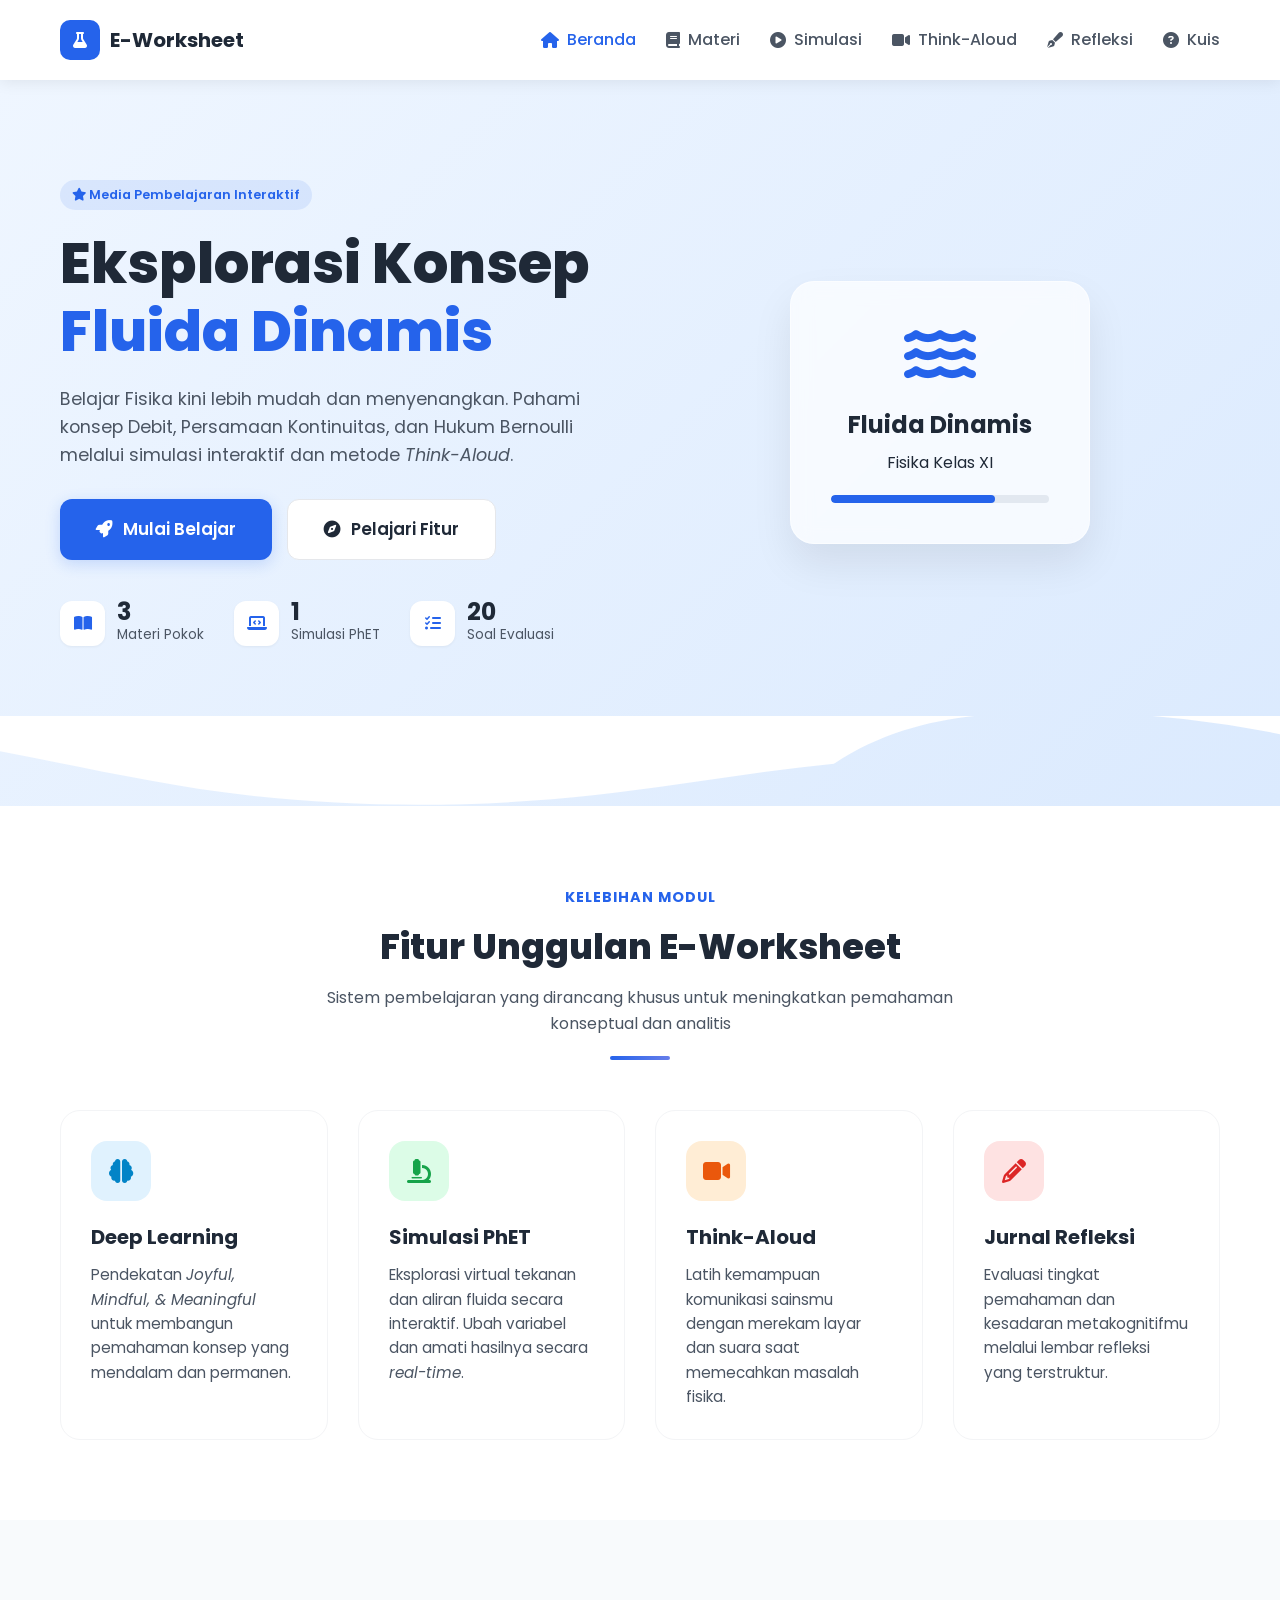
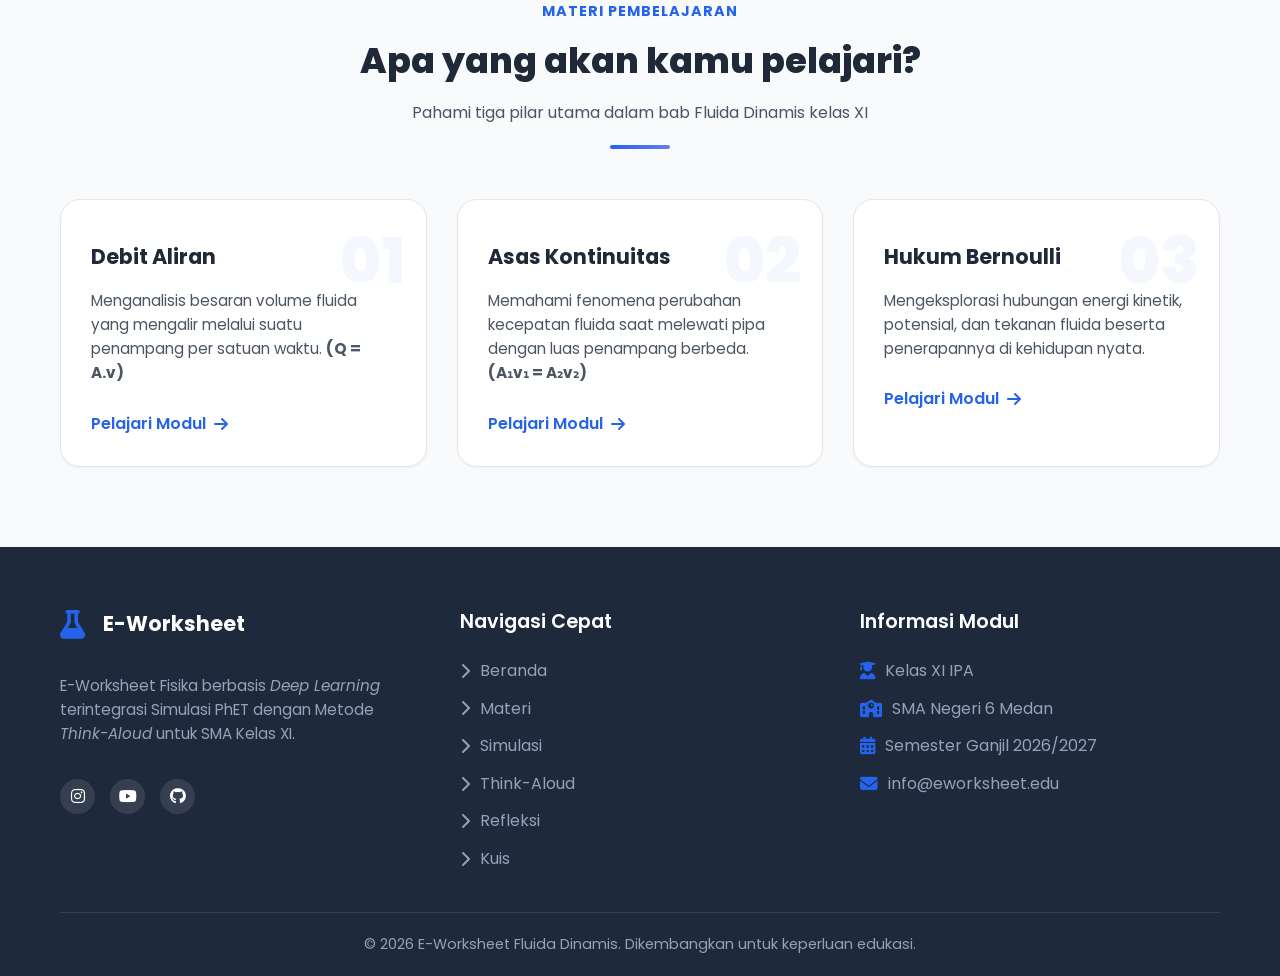
<file: index.html>
<!DOCTYPE html>
<html lang="id">
<head>
    <meta charset="UTF-8" />
    <meta name="viewport" content="width=device-width, initial-scale=1.0" />
    <meta name="description" content="E-Worksheet Interaktif Fluida Dinamis berbasis Deep Learning dan Simulasi PhET" />
    <title>Beranda - E-Worksheet Fluida Dinamis</title>
    
    <!-- Google Fonts -->
    <link rel="preconnect" href="https://fonts.googleapis.com">
    <link rel="preconnect" href="https://fonts.gstatic.com" crossorigin>
    <link href="https://fonts.googleapis.com/css2?family=Poppins:wght@300;400;500;600;700;800&display=swap" rel="stylesheet" />
    
    <!-- Font Awesome -->
    <link rel="stylesheet" href="https://cdnjs.cloudflare.com/ajax/libs/font-awesome/6.4.0/css/all.min.css" />
    
    <!-- Custom CSS (PASTIKAN FOLDERNYA BERNAMA 'css' DAN FILENYA 'style.css' KECIL SEMUA) -->
    <link rel="stylesheet" href="css/style.css" />
</head>
<body>

    <!-- ===== NAVBAR ===== -->
    <nav class="navbar">
        <div class="container">
            <div class="nav-brand">
                <a href="index.html">
                    <div class="icon-bg"><i class="fas fa-flask"></i></div>
                    <span>E-Worksheet</span>
                </a>
            </div>
            <ul class="nav-menu" id="navMenu">
                <li><a href="index.html" class="active"><i class="fas fa-home"></i> Beranda</a></li>
                <li><a href="pages/materi.html"><i class="fas fa-book"></i> Materi</a></li>
                <li><a href="pages/simulasi.html"><i class="fas fa-play-circle"></i> Simulasi</a></li>
                <li><a href="pages/thinkaloud.html"><i class="fas fa-video"></i> Think-Aloud</a></li>
                <li><a href="pages/refleksi.html"><i class="fas fa-pen-fancy"></i> Refleksi</a></li>
                <li><a href="pages/kuis.html"><i class="fas fa-question-circle"></i> Kuis</a></li>
            </ul>
            <button class="hamburger" id="hamburger" aria-label="Toggle navigation" aria-expanded="false">
                <span></span>
                <span></span>
                <span></span>
            </button>
        </div>
    </nav>

    <!-- ===== MAIN CONTENT ===== -->
    <main>
        <!-- ===== HERO SECTION ===== -->
        <section class="hero">
            <div class="container">
                <div class="hero-content">
                    <div class="hero-text">
                        <span class="badge"><i class="fas fa-star"></i> Media Pembelajaran Interaktif</span>
                        <h1>Eksplorasi Konsep <br><span class="highlight">Fluida Dinamis</span></h1>
                        <p class="subtitle">Belajar Fisika kini lebih mudah dan menyenangkan. Pahami konsep Debit, Persamaan Kontinuitas, dan Hukum Bernoulli melalui simulasi interaktif dan metode <em>Think-Aloud</em>.</p>
                        
                        <div class="hero-buttons">
                            <a href="pages/materi.html" class="btn btn-primary btn-lg shadow-hover">
                                <i class="fas fa-rocket"></i> Mulai Belajar
                            </a>
                            <a href="#features" class="btn btn-secondary btn-lg">
                                <i class="fas fa-compass"></i> Pelajari Fitur
                            </a>
                        </div>
                        
                        <div class="hero-stats">
                            <div class="stat">
                                <div class="stat-icon"><i class="fas fa-book-open"></i></div>
                                <div class="stat-info">
                                    <span class="stat-number">3</span>
                                    <span class="stat-label">Materi Pokok</span>
                                </div>
                            </div>
                            <div class="stat">
                                <div class="stat-icon"><i class="fas fa-laptop-code"></i></div>
                                <div class="stat-info">
                                    <span class="stat-number">1</span>
                                    <span class="stat-label">Simulasi PhET</span>
                                </div>
                            </div>
                            <div class="stat">
                                <div class="stat-icon"><i class="fas fa-tasks"></i></div>
                                <div class="stat-info">
                                    <span class="stat-number">20</span>
                                    <span class="stat-label">Soal Evaluasi</span>
                                </div>
                            </div>
                        </div>
                    </div>
                    
                    <div class="hero-image">
                        <div class="hero-visual floating-anim">
                            <div class="glass-card">
                                <i class="fas fa-water fa-4x" style="color: var(--primary);"></i>
                                <h3>Fluida Dinamis</h3>
                                <p>Fisika Kelas XI</p>
                                <div class="progress-bar">
                                    <div class="progress" style="width: 75%;"></div>
                                </div>
                            </div>
                        </div>
                    </div>
                </div>
            </div>
            
            <!-- Wave Shape Divider Bergelombang -->
            <div class="custom-shape-divider-bottom">
                <svg data-name="Layer 1" xmlns="http://www.w3.org/2000/svg" viewBox="0 0 1200 120" preserveAspectRatio="none">
                    <path d="M321.39,56.44c58-10.79,114.16-30.13,172-41.86,82.39-16.72,168.19-17.73,250.45-.39C823.78,31,906.67,72,985.66,92.83c70.05,18.48,146.53,26.09,214.34,3V120H0V95.8C59.71,118,130.98,131,201.33,122.94,242.42,118.25,282.72,103.55,321.39,56.44Z" class="shape-fill"></path>
                </svg>
            </div>
        </section>

        <!-- ===== FITUR ===== -->
        <section class="features" id="features">
            <div class="container">
                <div class="section-header text-center">
                    <span class="sub-heading">Kelebihan Modul</span>
                    <h2>Fitur Unggulan E-Worksheet</h2>
                    <p>Sistem pembelajaran yang dirancang khusus untuk meningkatkan pemahaman konseptual dan analitis</p>
                    <div class="heading-line"></div>
                </div>
                <div class="features-grid">
                    <div class="feature-card hover-lift">
                        <div class="feature-icon icon-blue">
                            <i class="fas fa-brain"></i>
                        </div>
                        <h3>Deep Learning</h3>
                        <p>Pendekatan <em>Joyful, Mindful, & Meaningful</em> untuk membangun pemahaman konsep yang mendalam dan permanen.</p>
                    </div>
                    <div class="feature-card hover-lift">
                        <div class="feature-icon icon-green">
                            <i class="fas fa-microscope"></i>
                        </div>
                        <h3>Simulasi PhET</h3>
                        <p>Eksplorasi virtual tekanan dan aliran fluida secara interaktif. Ubah variabel dan amati hasilnya secara <em>real-time</em>.</p>
                    </div>
                    <div class="feature-card hover-lift">
                        <div class="feature-icon icon-orange">
                            <i class="fas fa-video"></i>
                        </div>
                        <h3>Think-Aloud</h3>
                        <p>Latih kemampuan komunikasi sainsmu dengan merekam layar dan suara saat memecahkan masalah fisika.</p>
                    </div>
                    <div class="feature-card hover-lift">
                        <div class="feature-icon icon-red">
                            <i class="fas fa-pencil-alt"></i>
                        </div>
                        <h3>Jurnal Refleksi</h3>
                        <p>Evaluasi tingkat pemahaman dan kesadaran metakognitifmu melalui lembar refleksi yang terstruktur.</p>
                    </div>
                </div>
            </div>
        </section>

        <!-- ===== MATERI PREVIEW ===== -->
        <section class="materi-preview bg-light">
            <div class="container">
                <div class="section-header text-center">
                    <span class="sub-heading">Materi Pembelajaran</span>
                    <h2>Apa yang akan kamu pelajari?</h2>
                    <p>Pahami tiga pilar utama dalam bab Fluida Dinamis kelas XI</p>
                    <div class="heading-line"></div>
                </div>
                <div class="materi-grid">
                    <div class="materi-card shadow-sm">
                        <div class="materi-number">01</div>
                        <div class="materi-content">
                            <h3>Debit Aliran</h3>
                            <p>Menganalisis besaran volume fluida yang mengalir melalui suatu penampang per satuan waktu. <strong>(Q = A.v)</strong></p>
                            <a href="pages/materi.html#debit" class="materi-link">Pelajari Modul <i class="fas fa-arrow-right"></i></a>
                        </div>
                    </div>
                    <div class="materi-card shadow-sm">
                        <div class="materi-number">02</div>
                        <div class="materi-content">
                            <h3>Asas Kontinuitas</h3>
                            <p>Memahami fenomena perubahan kecepatan fluida saat melewati pipa dengan luas penampang berbeda. <strong>(A₁v₁ = A₂v₂)</strong></p>
                            <a href="pages/materi.html#kontinuitas" class="materi-link">Pelajari Modul <i class="fas fa-arrow-right"></i></a>
                        </div>
                    </div>
                    <div class="materi-card shadow-sm">
                        <div class="materi-number">03</div>
                        <div class="materi-content">
                            <h3>Hukum Bernoulli</h3>
                            <p>Mengeksplorasi hubungan energi kinetik, potensial, dan tekanan fluida beserta penerapannya di kehidupan nyata.</p>
                            <a href="pages/materi.html#bernoulli" class="materi-link">Pelajari Modul <i class="fas fa-arrow-right"></i></a>
                        </div>
                    </div>
                </div>
            </div>
        </section>
    </main>

    <!-- ===== FOOTER ===== -->
    <footer class="footer">
        <div class="container">
            <div class="footer-content">
                <div class="footer-brand">
                    <div class="footer-logo">
                        <i class="fas fa-flask"></i>
                        <span>E-Worksheet</span>
                    </div>
                    <p>E-Worksheet Fisika berbasis <em>Deep Learning</em> terintegrasi Simulasi PhET dengan Metode <em>Think-Aloud</em> untuk SMA Kelas XI.</p>
                    <div class="social-links mt-3">
                        <a href="#" aria-label="Instagram"><i class="fab fa-instagram"></i></a>
                        <a href="#" aria-label="YouTube"><i class="fab fa-youtube"></i></a>
                        <a href="#" aria-label="Github"><i class="fab fa-github"></i></a>
                    </div>
                </div>
                <div class="footer-links">
                    <h4>Navigasi Cepat</h4>
                    <ul>
                        <li><a href="index.html"><i class="fas fa-chevron-right"></i> Beranda</a></li>
                        <li><a href="pages/materi.html"><i class="fas fa-chevron-right"></i> Materi</a></li>
                        <li><a href="pages/simulasi.html"><i class="fas fa-chevron-right"></i> Simulasi</a></li>
                        <li><a href="pages/thinkaloud.html"><i class="fas fa-chevron-right"></i> Think-Aloud</a></li>
                        <li><a href="pages/refleksi.html"><i class="fas fa-chevron-right"></i> Refleksi</a></li>
                        <li><a href="pages/kuis.html"><i class="fas fa-chevron-right"></i> Kuis</a></li>
                    </ul>
                </div>
                <div class="footer-info">
                    <h4>Informasi Modul</h4>
                    <ul class="info-list">
                        <li><i class="fas fa-user-graduate"></i> Kelas XI IPA</li>
                        <li><i class="fas fa-school"></i> SMA Negeri 6 Medan</li>
                        <li><i class="fas fa-calendar-alt"></i> Semester Ganjil 2026/2027</li>
                        <li><i class="fas fa-envelope"></i> info@eworksheet.edu</li>
                    </ul>
                </div>
            </div>
            <div class="footer-bottom">
                <p>&copy; 2026 E-Worksheet Fluida Dinamis. Dikembangkan untuk keperluan edukasi.</p>
            </div>
        </div>
    </footer>

    <script src="js/script.js"></script>
</body>
</html>
</file>
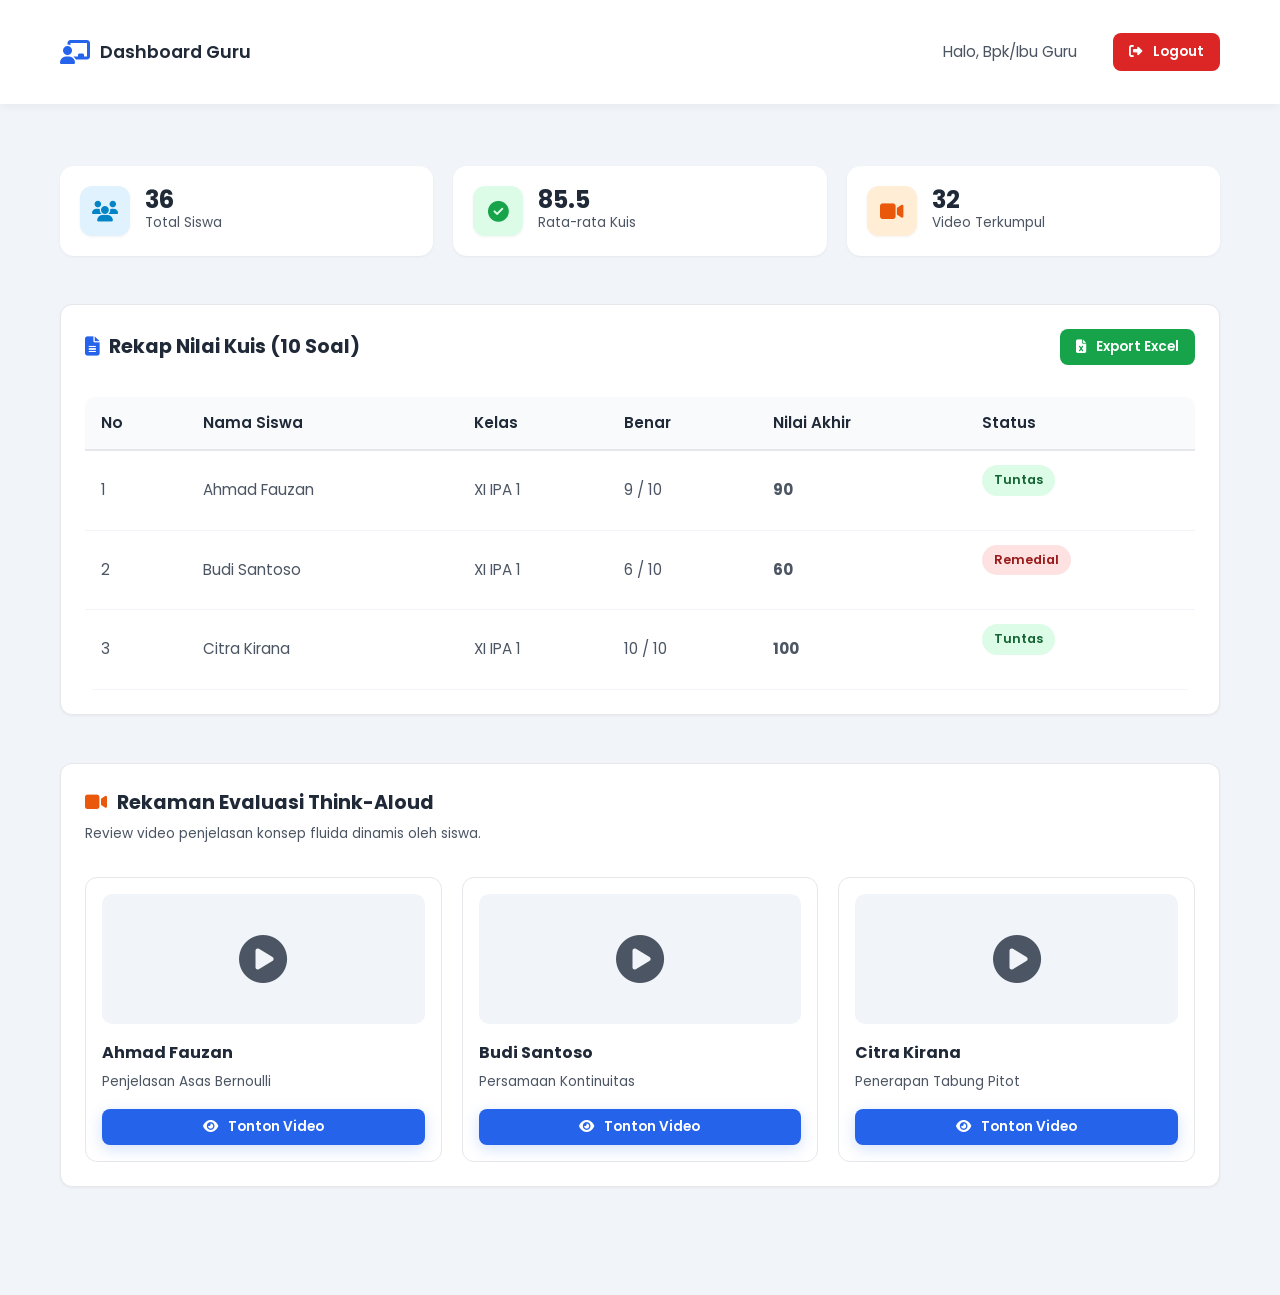
<file: pages/dashboard-guru.html>
<!DOCTYPE html>
<html lang="id">
<head>
    <meta charset="UTF-8" />
    <meta name="viewport" content="width=device-width, initial-scale=1.0" />
    <title>Dashboard Guru - E-Worksheet</title>
    <link rel="stylesheet" href="../css/style.css" />
    <link href="https://fonts.googleapis.com/css2?family=Poppins:wght@300;400;500;600;700&display=swap" rel="stylesheet" />
    <link rel="stylesheet" href="https://cdnjs.cloudflare.com/ajax/libs/font-awesome/6.4.0/css/all.min.css" />
</head>
<body class="dashboard-body">

    <!-- Navbar Dashboard -->
    <nav class="navbar dashboard-nav">
        <div class="container d-flex justify-between align-center">
            <div class="nav-brand">
                <i class="fas fa-chalkboard-teacher" style="color: var(--primary); font-size: 1.5rem;"></i>
                <span style="margin-left: 10px; font-weight: 600;">Dashboard Guru</span>
            </div>
            <div class="nav-user">
                <span>Halo, Bpk/Ibu Guru</span>
                <a href="../index.html" class="btn btn-danger btn-sm ml-3"><i class="fas fa-sign-out-alt"></i> Logout</a>
            </div>
        </div>
    </nav>

    <main class="dashboard-content container mt-4">
        
        <!-- Statistik Cepat -->
        <div class="hero-stats dashboard-stats mb-5">
            <div class="stat shadow-sm bg-white">
                <div class="stat-icon icon-blue"><i class="fas fa-users"></i></div>
                <div class="stat-info">
                    <span class="stat-number">36</span>
                    <span class="stat-label">Total Siswa</span>
                </div>
            </div>
            <div class="stat shadow-sm bg-white">
                <div class="stat-icon icon-green"><i class="fas fa-check-circle"></i></div>
                <div class="stat-info">
                    <span class="stat-number">85.5</span>
                    <span class="stat-label">Rata-rata Kuis</span>
                </div>
            </div>
            <div class="stat shadow-sm bg-white">
                <div class="stat-icon icon-orange"><i class="fas fa-video"></i></div>
                <div class="stat-info">
                    <span class="stat-number">32</span>
                    <span class="stat-label">Video Terkumpul</span>
                </div>
            </div>
        </div>

        <!-- Section 1: Rekap Nilai Kuis (10 Soal) -->
        <section class="dashboard-section bg-white shadow-sm rounded p-4 mb-5">
            <div class="section-header-dash d-flex justify-between align-center mb-4">
                <h3><i class="fas fa-file-alt text-primary"></i> Rekap Nilai Kuis (10 Soal)</h3>
                <button class="btn btn-success btn-sm"><i class="fas fa-file-excel"></i> Export Excel</button>
            </div>
            <div class="table-responsive">
                <table class="data-table">
                    <thead>
                        <tr>
                            <th>No</th>
                            <th>Nama Siswa</th>
                            <th>Kelas</th>
                            <th>Benar</th>
                            <th>Nilai Akhir</th>
                            <th>Status</th>
                        </tr>
                    </thead>
                    <tbody>
                        <tr>
                            <td>1</td>
                            <td>Ahmad Fauzan</td>
                            <td>XI IPA 1</td>
                            <td>9 / 10</td>
                            <td><strong>90</strong></td>
                            <td><span class="badge badge-success">Tuntas</span></td>
                        </tr>
                        <tr>
                            <td>2</td>
                            <td>Budi Santoso</td>
                            <td>XI IPA 1</td>
                            <td>6 / 10</td>
                            <td><strong>60</strong></td>
                            <td><span class="badge badge-danger">Remedial</span></td>
                        </tr>
                        <tr>
                            <td>3</td>
                            <td>Citra Kirana</td>
                            <td>XI IPA 1</td>
                            <td>10 / 10</td>
                            <td><strong>100</strong></td>
                            <td><span class="badge badge-success">Tuntas</span></td>
                        </tr>
                    </tbody>
                </table>
            </div>
        </section>

        <!-- Section 2: Rekaman Think-Aloud Siswa -->
        <section class="dashboard-section bg-white shadow-sm rounded p-4 mb-5">
            <div class="section-header-dash mb-4">
                <h3><i class="fas fa-video text-orange"></i> Rekaman Evaluasi Think-Aloud</h3>
                <p class="text-muted text-sm">Review video penjelasan konsep fluida dinamis oleh siswa.</p>
            </div>
            
            <div class="video-grid">
                <!-- Video Card 1 -->
                <div class="video-card border rounded p-3">
                    <div class="video-thumbnail bg-light mb-2">
                        <i class="fas fa-play-circle fa-3x text-muted"></i>
                    </div>
                    <h4 class="text-md">Ahmad Fauzan</h4>
                    <p class="text-sm text-muted mb-2">Penjelasan Asas Bernoulli</p>
                    <button class="btn btn-primary btn-sm btn-block"><i class="fas fa-eye"></i> Tonton Video</button>
                </div>
                <!-- Video Card 2 -->
                <div class="video-card border rounded p-3">
                    <div class="video-thumbnail bg-light mb-2">
                        <i class="fas fa-play-circle fa-3x text-muted"></i>
                    </div>
                    <h4 class="text-md">Budi Santoso</h4>
                    <p class="text-sm text-muted mb-2">Persamaan Kontinuitas</p>
                    <button class="btn btn-primary btn-sm btn-block"><i class="fas fa-eye"></i> Tonton Video</button>
                </div>
                <!-- Video Card 3 -->
                <div class="video-card border rounded p-3">
                    <div class="video-thumbnail bg-light mb-2">
                        <i class="fas fa-play-circle fa-3x text-muted"></i>
                    </div>
                    <h4 class="text-md">Citra Kirana</h4>
                    <p class="text-sm text-muted mb-2">Penerapan Tabung Pitot</p>
                    <button class="btn btn-primary btn-sm btn-block"><i class="fas fa-eye"></i> Tonton Video</button>
                </div>
            </div>
        </section>

    </main>

</body>
</html>
</file>
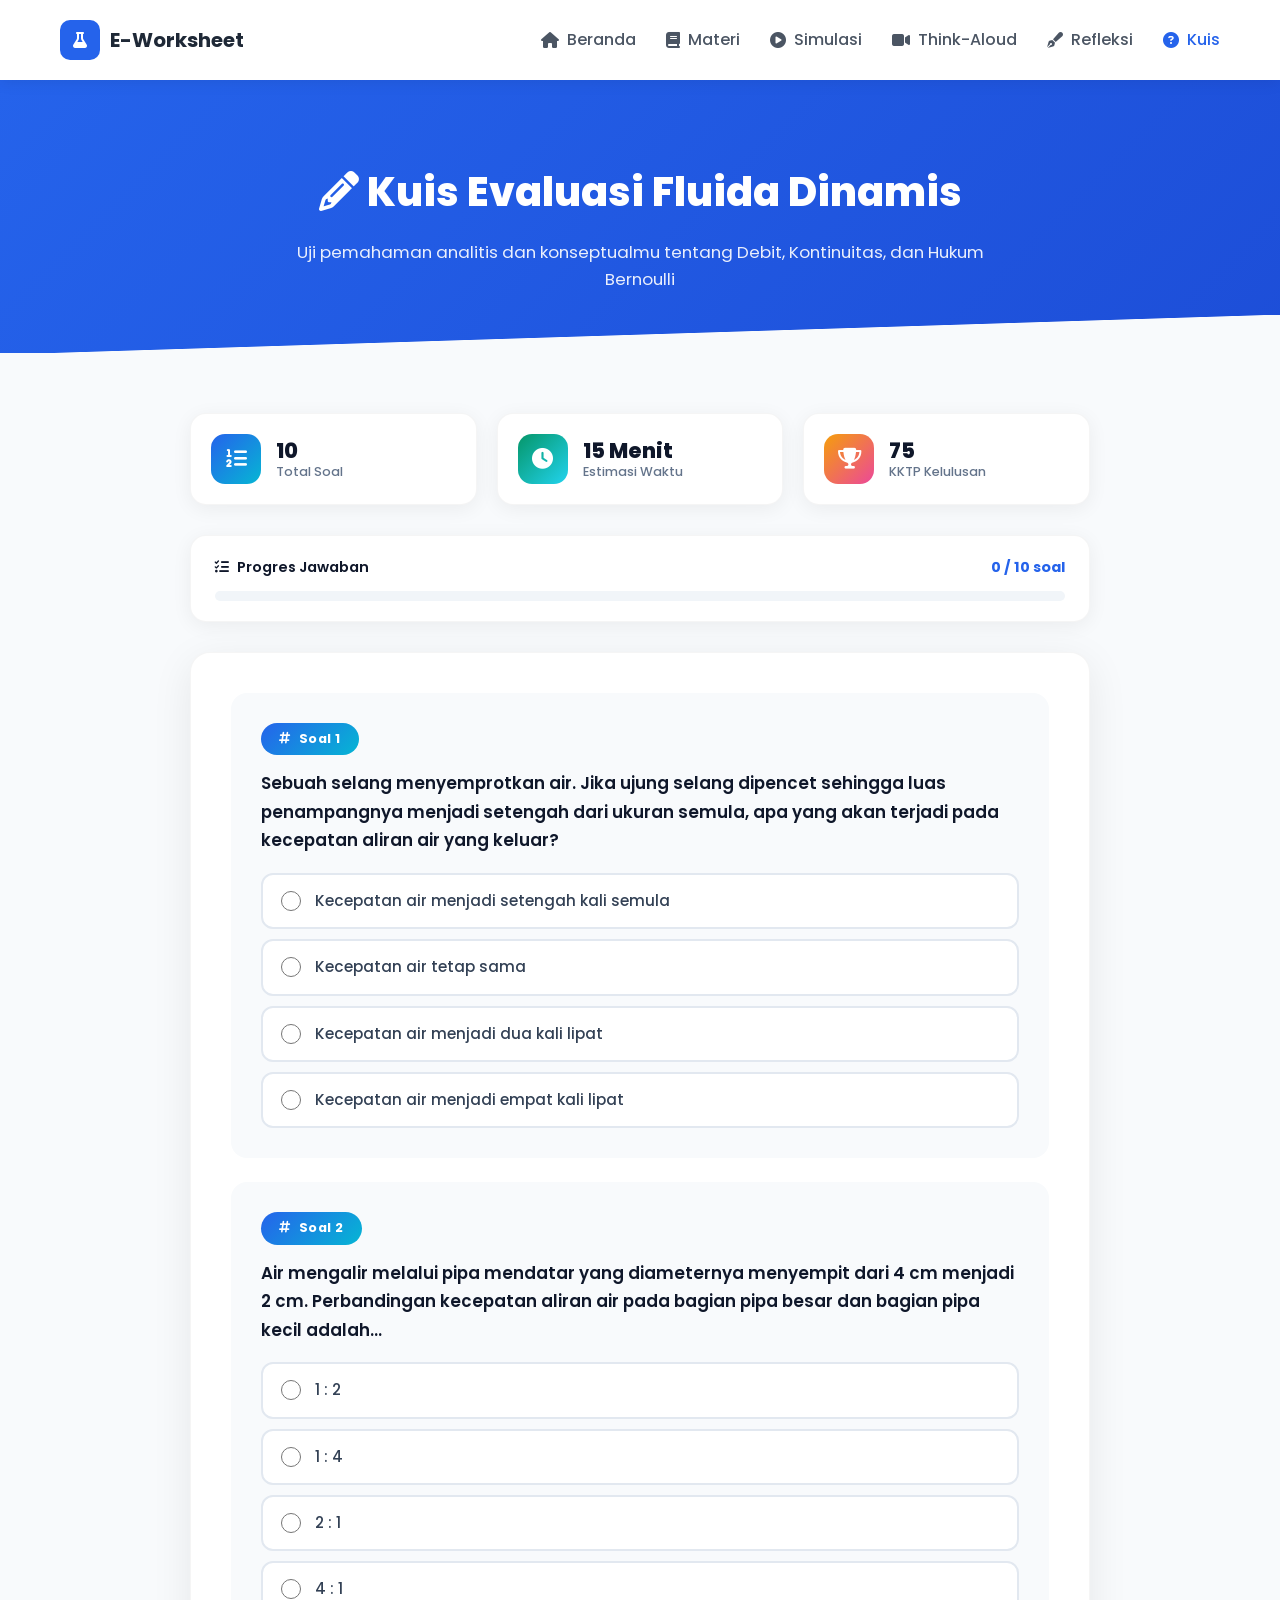
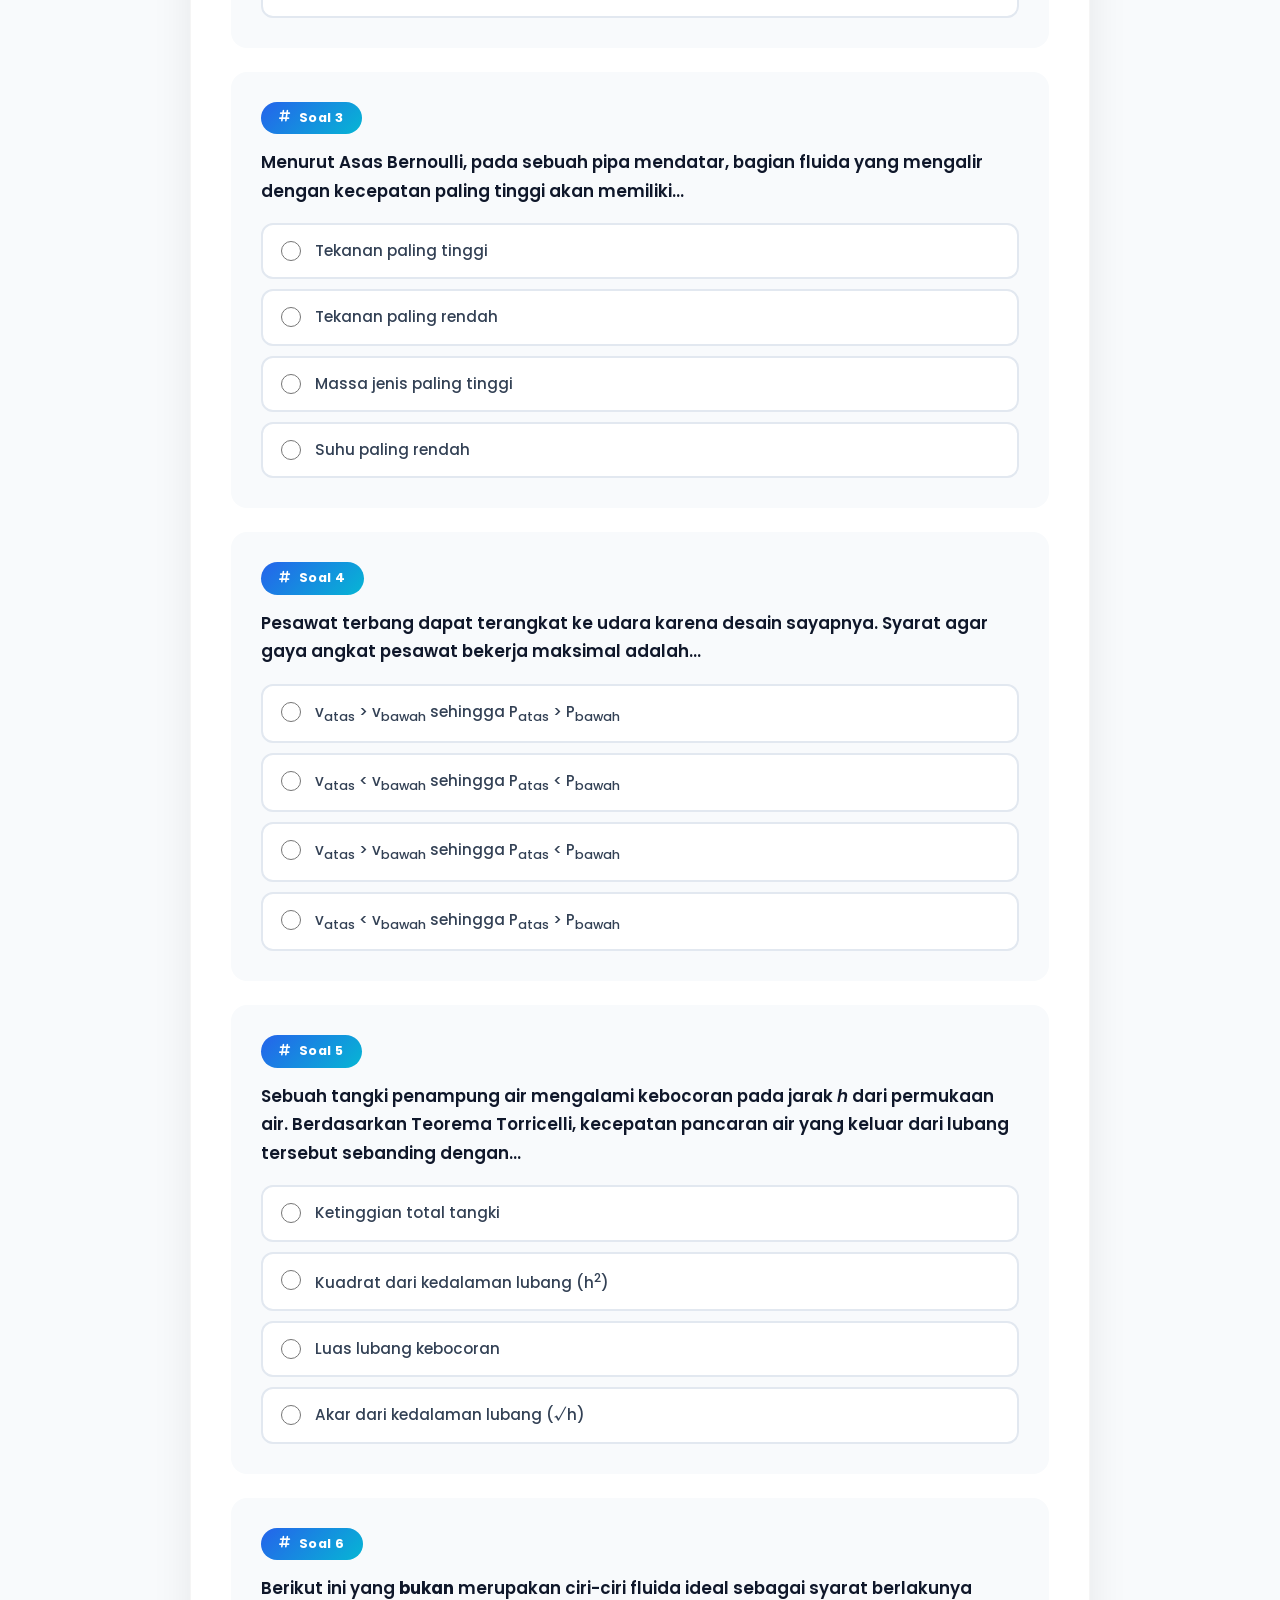
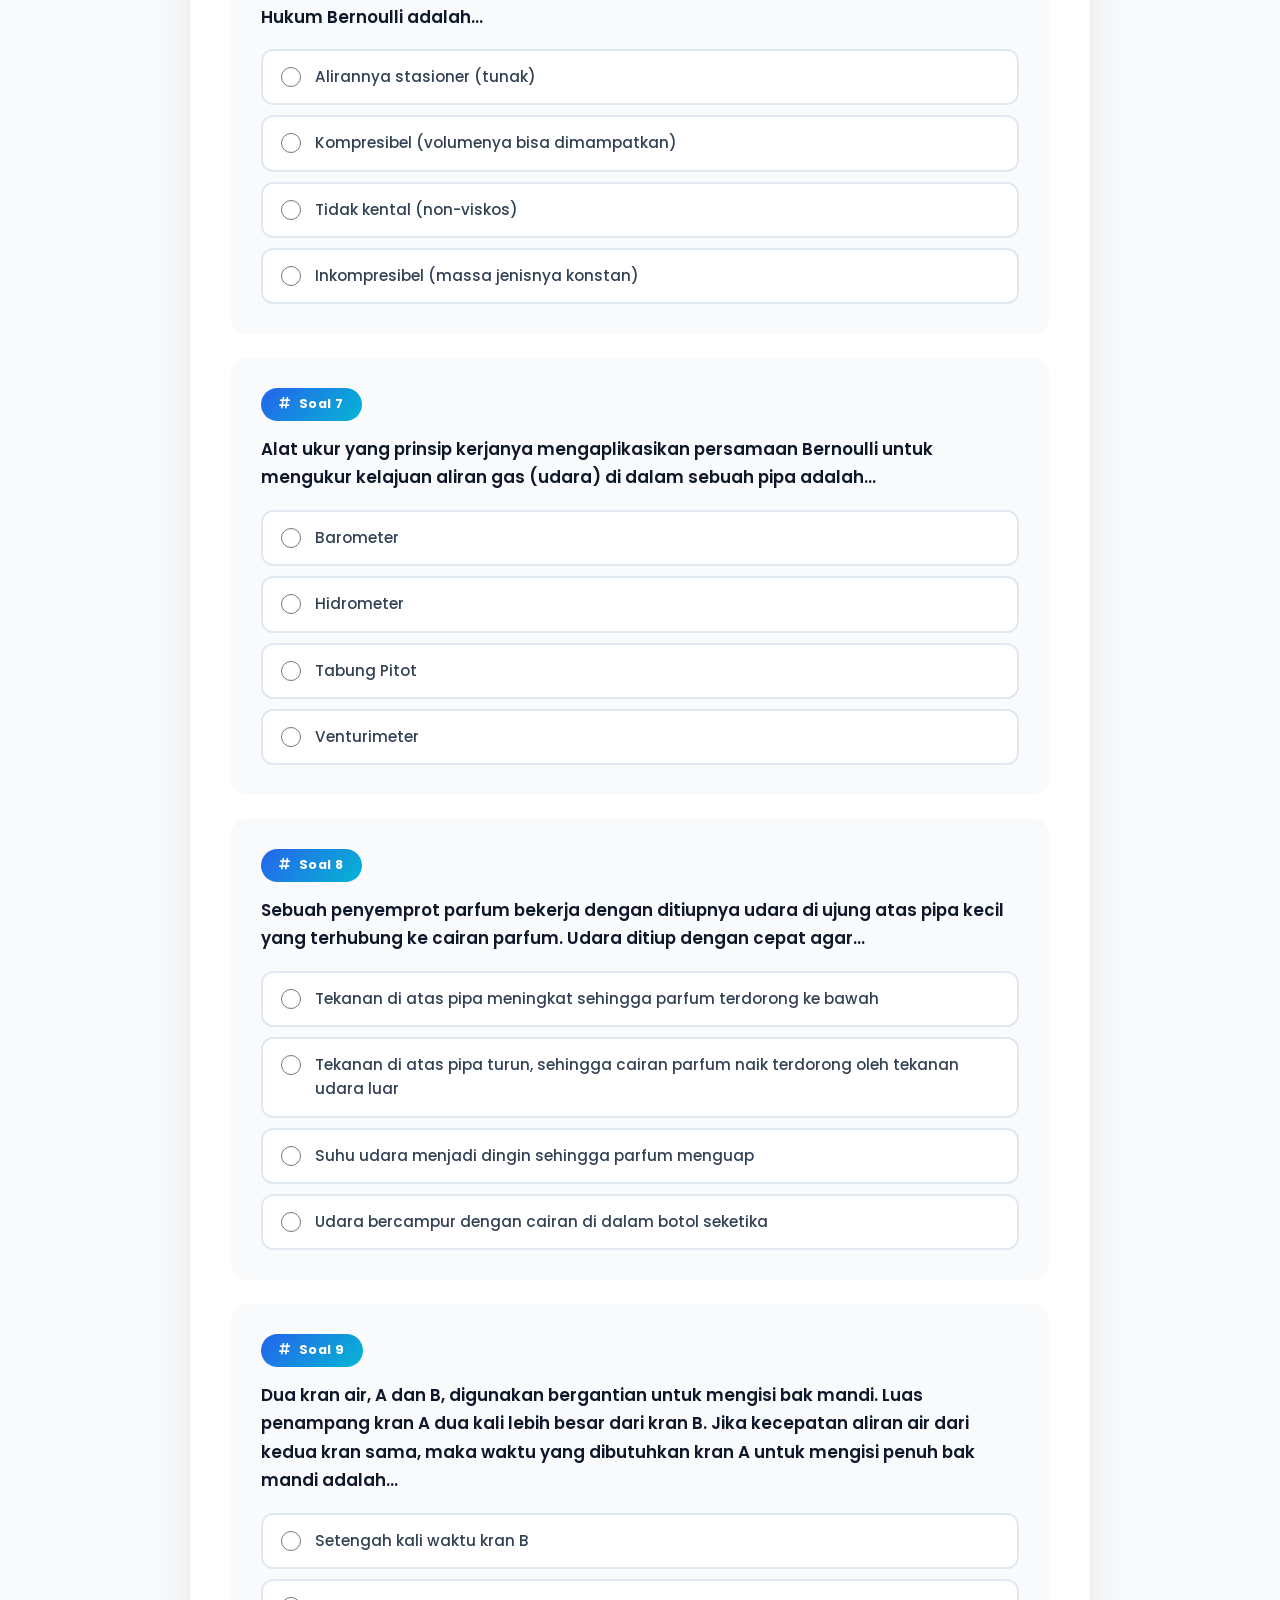
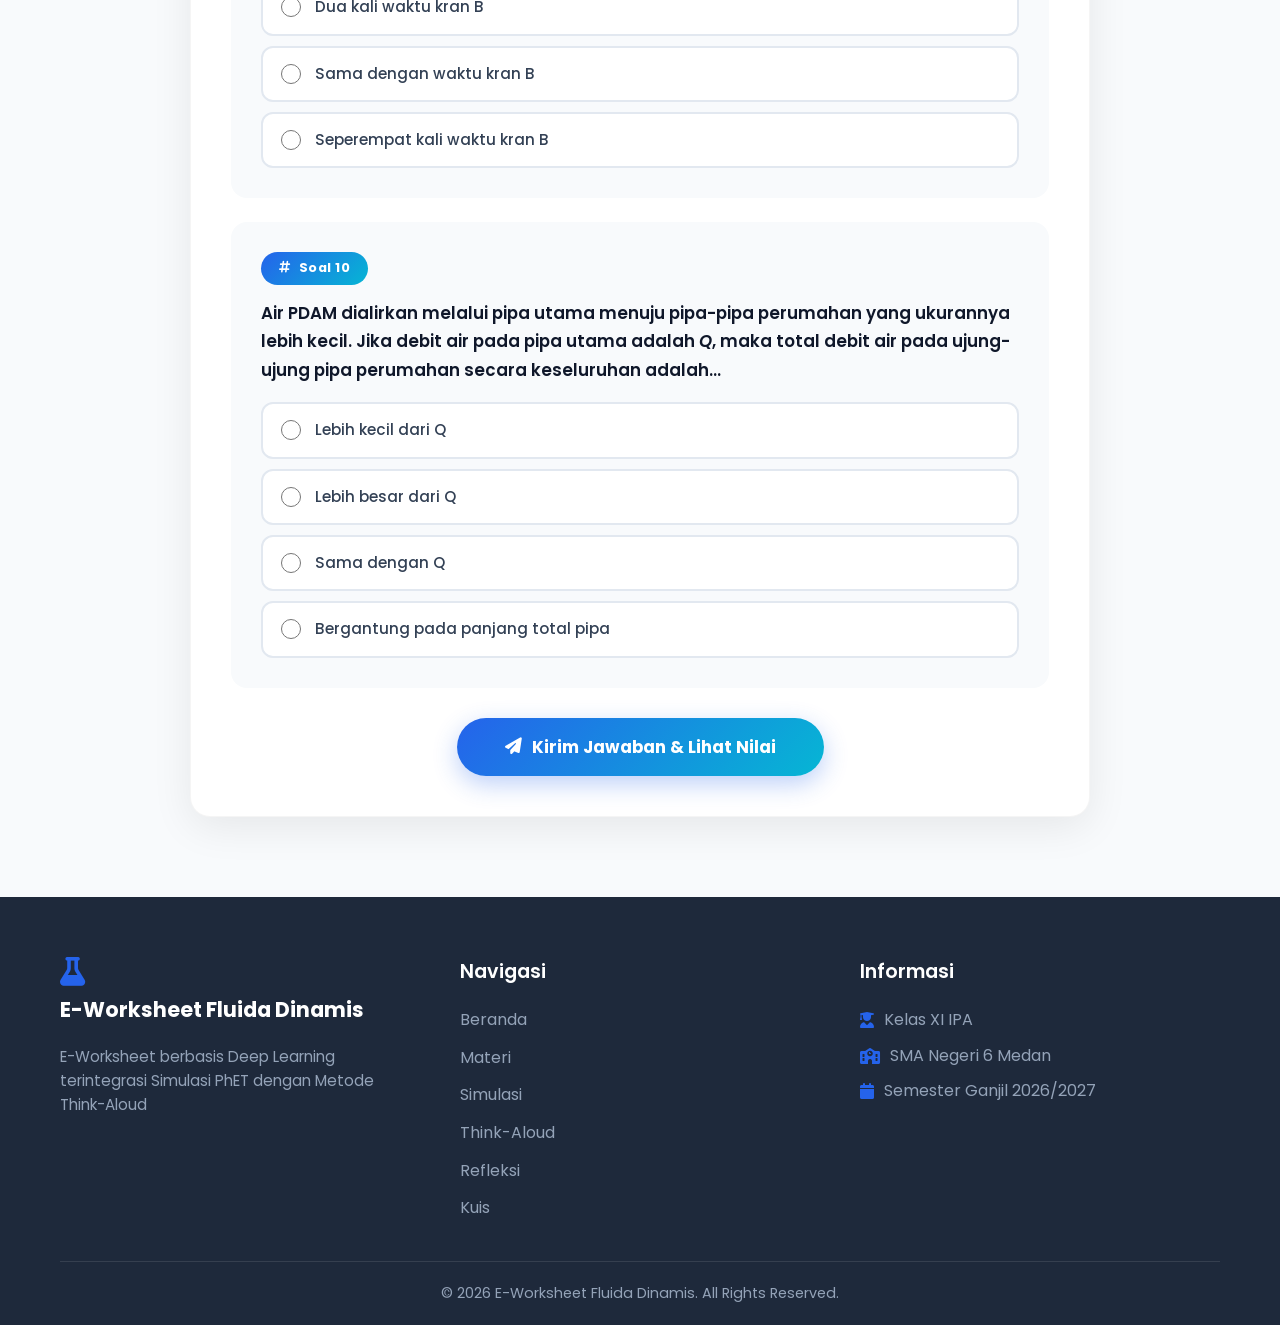
<file: pages/kuis.html>
<!DOCTYPE html>
<html lang="id">
<head>
    <meta charset="UTF-8" />
    <meta name="viewport" content="width=device-width, initial-scale=1.0" />
    <meta name="description" content="Kuis Evaluasi Fluida Dinamis - E-Worksheet Interaktif" />
    <title>Kuis - E-Worksheet Fluida Dinamis</title>

    <link rel="stylesheet" href="../css/style.css" />

    <link rel="preconnect" href="https://fonts.googleapis.com" />
    <link rel="preconnect" href="https://fonts.gstatic.com" crossorigin />
    <link href="https://fonts.googleapis.com/css2?family=Poppins:wght@300;400;500;600;700;800;900&display=swap" rel="stylesheet" />

    <link rel="stylesheet" href="https://cdnjs.cloudflare.com/ajax/libs/font-awesome/6.5.1/css/all.min.css" />

    <style>
        /* ==========================================
           KUIS STYLING - PREMIUM DESIGN
           ========================================== */
        
        .kuis-wrapper {
            max-width: 900px;
            margin: 0 auto;
        }

        /* --- INFO CARDS --- */
        .kuis-info-grid {
            display: grid;
            grid-template-columns: repeat(3, 1fr);
            gap: 20px;
            margin-bottom: 30px;
        }

        .kuis-info-card {
            background: white;
            border-radius: 16px;
            padding: 20px;
            display: flex;
            align-items: center;
            gap: 15px;
            box-shadow: 0 4px 20px rgba(0, 0, 0, 0.06);
            border: 1px solid rgba(0, 0, 0, 0.04);
            transition: all 0.3s ease;
        }

        .kuis-info-card:hover {
            transform: translateY(-4px);
            box-shadow: 0 8px 30px rgba(0, 0, 0, 0.1);
        }

        .kuis-info-icon {
            width: 50px;
            height: 50px;
            border-radius: 14px;
            display: flex;
            align-items: center;
            justify-content: center;
            font-size: 1.3rem;
            color: white;
            flex-shrink: 0;
        }

        .kuis-info-icon.blue {
            background: linear-gradient(135deg, #2563eb, #06b6d4);
        }

        .kuis-info-icon.green {
            background: linear-gradient(135deg, #059669, #22d3ee);
        }

        .kuis-info-icon.orange {
            background: linear-gradient(135deg, #f59e0b, #ec4899);
        }

        .kuis-info-text {
            display: flex;
            flex-direction: column;
            line-height: 1.3;
        }

        .kuis-info-value {
            font-size: 1.3rem;
            font-weight: 800;
            color: #0f172a;
        }

        .kuis-info-label {
            font-size: 0.8rem;
            color: #64748b;
            font-weight: 500;
        }

        /* --- PROGRESS BAR --- */
        .kuis-progress-wrap {
            background: white;
            border-radius: 16px;
            padding: 20px 24px;
            margin-bottom: 30px;
            box-shadow: 0 4px 20px rgba(0, 0, 0, 0.06);
            border: 1px solid rgba(0, 0, 0, 0.04);
        }

        .kuis-progress-label {
            display: flex;
            justify-content: space-between;
            align-items: center;
            margin-bottom: 12px;
            font-size: 0.9rem;
            font-weight: 600;
            color: #0f172a;
        }

        .kuis-progress-label span:first-child {
            display: flex;
            align-items: center;
            gap: 8px;
        }

        .kuis-progress-label span:last-child {
            color: #2563eb;
            font-weight: 700;
        }

        .kuis-progress-bar {
            width: 100%;
            height: 10px;
            background: #f1f5f9;
            border-radius: 10px;
            overflow: hidden;
        }

        .kuis-progress-fill {
            width: 0%;
            height: 100%;
            background: linear-gradient(90deg, #2563eb, #06b6d4);
            border-radius: 10px;
            transition: width 0.4s ease;
            position: relative;
        }

        .kuis-progress-fill::after {
            content: '';
            position: absolute;
            top: 0;
            left: 0;
            right: 0;
            bottom: 0;
            background: linear-gradient(90deg, transparent, rgba(255,255,255,0.3), transparent);
            animation: shimmer 2s infinite;
        }

        @keyframes shimmer {
            0% { transform: translateX(-100%); }
            100% { transform: translateX(100%); }
        }

        /* --- KUIS CONTAINER --- */
        .kuis-container {
            background: white;
            border-radius: 20px;
            padding: 40px;
            box-shadow: 0 10px 40px rgba(0, 0, 0, 0.08);
            border: 1px solid rgba(0, 0, 0, 0.04);
        }

        /* --- SOAL CARD --- */
        .soal {
            background: #f8fafc;
            border-radius: 16px;
            padding: 28px;
            margin-bottom: 24px;
            border: 2px solid transparent;
            transition: all 0.3s ease;
            position: relative;
            overflow: hidden;
        }

        .soal::before {
            content: '';
            position: absolute;
            top: 0;
            left: 0;
            width: 4px;
            height: 100%;
            background: linear-gradient(180deg, #2563eb, #06b6d4);
            opacity: 0;
            transition: opacity 0.3s ease;
        }

        .soal:hover {
            border-color: #e2e8f0;
            box-shadow: 0 4px 20px rgba(0, 0, 0, 0.04);
        }

        .soal.terjawab {
            background: #f0f9ff;
            border-color: #bae6fd;
        }

        .soal.terjawab::before {
            opacity: 1;
        }

        .soal .nomor {
            display: inline-flex;
            align-items: center;
            gap: 8px;
            background: linear-gradient(135deg, #2563eb, #06b6d4);
            color: white;
            padding: 6px 18px;
            border-radius: 50px;
            font-size: 0.8rem;
            font-weight: 700;
            margin-bottom: 14px;
            letter-spacing: 0.5px;
        }

        .soal .pertanyaan {
            font-size: 1.05rem;
            font-weight: 600;
            color: #0f172a;
            margin-bottom: 18px;
            line-height: 1.7;
        }

        /* --- OPSI JAWABAN --- */
        .opsi {
            display: flex;
            align-items: flex-start;
            gap: 14px;
            padding: 14px 18px;
            background: white;
            border-radius: 12px;
            margin-bottom: 10px;
            cursor: pointer;
            transition: all 0.25s ease;
            border: 2px solid #e2e8f0;
            position: relative;
        }

        .opsi:last-child {
            margin-bottom: 0;
        }

        .opsi:hover {
            border-color: #93c5fd;
            background: #eff6ff;
            transform: translateX(4px);
        }

        .opsi input[type="radio"] {
            width: 20px;
            height: 20px;
            margin-top: 2px;
            accent-color: #2563eb;
            cursor: pointer;
            flex-shrink: 0;
        }

        .opsi span {
            font-size: 0.95rem;
            color: #334155;
            line-height: 1.6;
            font-weight: 500;
        }

        /* Status setelah dikunci */
        .opsi.dikunci {
            cursor: not-allowed;
            pointer-events: none;
        }

        .opsi.benar {
            background: #dcfce7;
            border-color: #22c55e;
        }

        .opsi.benar span {
            color: #166534;
            font-weight: 600;
        }

        .opsi.benar::after {
            content: '\f00c';
            font-family: 'Font Awesome 6 Free';
            font-weight: 900;
            position: absolute;
            right: 18px;
            top: 50%;
            transform: translateY(-50%);
            color: #22c55e;
            font-size: 1.1rem;
        }

        .opsi.salah {
            background: #fee2e2;
            border-color: #ef4444;
        }

        .opsi.salah span {
            color: #991b1b;
            font-weight: 600;
        }

        .opsi.salah::after {
            content: '\f00d';
            font-family: 'Font Awesome 6 Free';
            font-weight: 900;
            position: absolute;
            right: 18px;
            top: 50%;
            transform: translateY(-50%);
            color: #ef4444;
            font-size: 1.1rem;
        }

        /* --- ACTION BUTTON --- */
        .kuis-action {
            margin-top: 30px;
            text-align: center;
        }

        .kuis-action .btn {
            padding: 16px 48px;
            font-size: 1.05rem;
            border-radius: 50px;
            background: linear-gradient(135deg, #2563eb, #06b6d4);
            color: white;
            border: none;
            cursor: pointer;
            font-weight: 700;
            display: inline-flex;
            align-items: center;
            gap: 10px;
            transition: all 0.3s ease;
            box-shadow: 0 8px 25px rgba(37, 99, 235, 0.3);
        }

        .kuis-action .btn:hover {
            transform: translateY(-3px);
            box-shadow: 0 12px 35px rgba(37, 99, 235, 0.4);
        }

        /* --- HASIL KUIS --- */
        .kuis-result {
            margin-top: 30px;
            padding: 40px 30px;
            border-radius: 20px;
            text-align: center;
            background: linear-gradient(135deg, #f8fafc, #ffffff);
            border: 2px solid #e2e8f0;
            animation: fadeInUp 0.5s ease;
        }

        .kuis-result.hidden {
            display: none;
        }

        @keyframes fadeInUp {
            from {
                opacity: 0;
                transform: translateY(20px);
            }
            to {
                opacity: 1;
                transform: translateY(0);
            }
        }

        .result-icon {
            font-size: 4rem;
            margin-bottom: 10px;
            animation: bounceIn 0.6s ease;
        }

        @keyframes bounceIn {
            0% { transform: scale(0); }
            50% { transform: scale(1.2); }
            100% { transform: scale(1); }
        }

        .kuis-result h3 {
            font-size: 1.6rem;
            margin-bottom: 20px;
            font-weight: 800;
        }

        .result-score {
            font-size: 5rem;
            font-weight: 900;
            background: linear-gradient(135deg, #2563eb, #06b6d4);
            -webkit-background-clip: text;
            -webkit-text-fill-color: transparent;
            background-clip: text;
            line-height: 1;
            margin-bottom: 10px;
        }

        .result-score-label {
            font-size: 0.9rem;
            color: #64748b;
            font-weight: 600;
            margin-bottom: 25px;
        }

        .result-detail {
            display: flex;
            justify-content: center;
            gap: 40px;
            margin-bottom: 20px;
            flex-wrap: wrap;
        }

        .result-detail-item {
            text-align: center;
        }

        .result-detail-value {
            display: block;
            font-size: 1.8rem;
            font-weight: 800;
            line-height: 1;
            margin-bottom: 4px;
        }

        .result-detail-label {
            font-size: 0.85rem;
            color: #64748b;
            font-weight: 600;
        }

        .result-actions {
            display: flex;
            gap: 12px;
            justify-content: center;
            flex-wrap: wrap;
            margin-top: 25px;
        }

        .result-actions .btn {
            padding: 12px 28px;
            border-radius: 50px;
            font-weight: 600;
            display: inline-flex;
            align-items: center;
            gap: 8px;
            transition: all 0.3s ease;
            cursor: pointer;
            border: none;
            font-size: 0.95rem;
        }

        .result-actions .btn-primary {
            background: linear-gradient(135deg, #2563eb, #06b6d4);
            color: white;
            box-shadow: 0 6px 20px rgba(37, 99, 235, 0.3);
        }

        .result-actions .btn-primary:hover {
            transform: translateY(-3px);
            box-shadow: 0 10px 30px rgba(37, 99, 235, 0.4);
        }

        .result-actions .btn-secondary {
            background: white;
            color: #2563eb;
            border: 2px solid #2563eb;
        }

        .result-actions .btn-secondary:hover {
            background: #2563eb;
            color: white;
            transform: translateY(-3px);
        }

        /* --- RESPONSIVE --- */
        @media (max-width: 768px) {
            .kuis-info-grid {
                grid-template-columns: 1fr;
                gap: 12px;
            }

            .kuis-info-card {
                padding: 16px;
            }

            .kuis-info-icon {
                width: 44px;
                height: 44px;
                font-size: 1.1rem;
            }

            .kuis-container {
                padding: 24px 20px;
            }

            .soal {
                padding: 20px 18px;
            }

            .soal .pertanyaan {
                font-size: 0.95rem;
            }

            .opsi {
                padding: 12px 14px;
            }

            .opsi span {
                font-size: 0.88rem;
            }

            .result-score {
                font-size: 3.5rem;
            }

            .result-detail {
                gap: 25px;
            }

            .result-actions {
                flex-direction: column;
            }

            .result-actions .btn {
                width: 100%;
                justify-content: center;
            }
        }
    </style>
</head>
<body>

    <!-- ===== NAVBAR ===== -->
    <nav class="navbar">
        <div class="container">
            <div class="nav-brand">
                <a href="../index.html">
                    <div class="icon-bg"><i class="fas fa-flask"></i></div>
                    <span>E-Worksheet</span>
                </a>
            </div>
            <ul class="nav-menu" id="navMenu">
                <li><a href="../index.html"><i class="fas fa-home"></i> Beranda</a></li>
                <li><a href="materi.html"><i class="fas fa-book"></i> Materi</a></li>
                <li><a href="simulasi.html"><i class="fas fa-play-circle"></i> Simulasi</a></li>
                <li><a href="thinkaloud.html"><i class="fas fa-video"></i> Think-Aloud</a></li>
                <li><a href="refleksi.html"><i class="fas fa-pen-fancy"></i> Refleksi</a></li>
                <li><a href="kuis.html" class="active"><i class="fas fa-question-circle"></i> Kuis</a></li>
            </ul>
            <button class="hamburger" id="hamburger" aria-label="Toggle navigation" aria-expanded="false">
                <span></span>
                <span></span>
                <span></span>
            </button>
        </div>
    </nav>

    <!-- ===== PAGE HEADER ===== -->
    <section class="page-header">
        <div class="container">
            <h1><i class="fas fa-pencil-alt"></i> Kuis Evaluasi Fluida Dinamis</h1>
            <p>Uji pemahaman analitis dan konseptualmu tentang Debit, Kontinuitas, dan Hukum Bernoulli</p>
        </div>
    </section>

    <!-- ===== PAGE CONTENT ===== -->
    <section class="page-content">
        <div class="container">
            <div class="kuis-wrapper">

                <!-- Info Kuis -->
                <div class="kuis-info-grid">
                    <div class="kuis-info-card">
                        <div class="kuis-info-icon blue"><i class="fas fa-list-ol"></i></div>
                        <div class="kuis-info-text">
                            <span class="kuis-info-value">10</span>
                            <span class="kuis-info-label">Total Soal</span>
                        </div>
                    </div>
                    <div class="kuis-info-card">
                        <div class="kuis-info-icon green"><i class="fas fa-clock"></i></div>
                        <div class="kuis-info-text">
                            <span class="kuis-info-value">15 Menit</span>
                            <span class="kuis-info-label">Estimasi Waktu</span>
                        </div>
                    </div>
                    <div class="kuis-info-card">
                        <div class="kuis-info-icon orange"><i class="fas fa-trophy"></i></div>
                        <div class="kuis-info-text">
                            <span class="kuis-info-value">75</span>
                            <span class="kuis-info-label">KKTP Kelulusan</span>
                        </div>
                    </div>
                </div>

                <!-- Progress Bar -->
                <div class="kuis-progress-wrap">
                    <div class="kuis-progress-label">
                        <span><i class="fas fa-tasks"></i> Progres Jawaban</span>
                        <span id="progressText">0 / 10 soal</span>
                    </div>
                    <div class="kuis-progress-bar">
                        <div class="kuis-progress-fill" id="progressFill"></div>
                    </div>
                </div>

                <!-- Form Kuis -->
                <form class="kuis-container" id="kuisForm">

                    <!-- Soal 1 -->
                    <div class="soal">
                        <span class="nomor"><i class="fas fa-hashtag"></i> Soal 1</span>
                        <p class="pertanyaan">Sebuah selang menyemprotkan air. Jika ujung selang dipencet sehingga luas penampangnya menjadi setengah dari ukuran semula, apa yang akan terjadi pada kecepatan aliran air yang keluar?</p>
                        <label class="opsi">
                            <input type="radio" name="q1" value="a" required />
                            <span>Kecepatan air menjadi setengah kali semula</span>
                        </label>
                        <label class="opsi">
                            <input type="radio" name="q1" value="b" />
                            <span>Kecepatan air tetap sama</span>
                        </label>
                        <label class="opsi">
                            <input type="radio" name="q1" value="c" />
                            <span>Kecepatan air menjadi dua kali lipat</span>
                        </label>
                        <label class="opsi">
                            <input type="radio" name="q1" value="d" />
                            <span>Kecepatan air menjadi empat kali lipat</span>
                        </label>
                    </div>

                    <!-- Soal 2 -->
                    <div class="soal">
                        <span class="nomor"><i class="fas fa-hashtag"></i> Soal 2</span>
                        <p class="pertanyaan">Air mengalir melalui pipa mendatar yang diameternya menyempit dari 4 cm menjadi 2 cm. Perbandingan kecepatan aliran air pada bagian pipa besar dan bagian pipa kecil adalah...</p>
                        <label class="opsi">
                            <input type="radio" name="q2" value="a" required />
                            <span>1 : 2</span>
                        </label>
                        <label class="opsi">
                            <input type="radio" name="q2" value="b" />
                            <span>1 : 4</span>
                        </label>
                        <label class="opsi">
                            <input type="radio" name="q2" value="c" />
                            <span>2 : 1</span>
                        </label>
                        <label class="opsi">
                            <input type="radio" name="q2" value="d" />
                            <span>4 : 1</span>
                        </label>
                    </div>

                    <!-- Soal 3 -->
                    <div class="soal">
                        <span class="nomor"><i class="fas fa-hashtag"></i> Soal 3</span>
                        <p class="pertanyaan">Menurut Asas Bernoulli, pada sebuah pipa mendatar, bagian fluida yang mengalir dengan kecepatan paling tinggi akan memiliki...</p>
                        <label class="opsi">
                            <input type="radio" name="q3" value="a" required />
                            <span>Tekanan paling tinggi</span>
                        </label>
                        <label class="opsi">
                            <input type="radio" name="q3" value="b" />
                            <span>Tekanan paling rendah</span>
                        </label>
                        <label class="opsi">
                            <input type="radio" name="q3" value="c" />
                            <span>Massa jenis paling tinggi</span>
                        </label>
                        <label class="opsi">
                            <input type="radio" name="q3" value="d" />
                            <span>Suhu paling rendah</span>
                        </label>
                    </div>

                    <!-- Soal 4 -->
                    <div class="soal">
                        <span class="nomor"><i class="fas fa-hashtag"></i> Soal 4</span>
                        <p class="pertanyaan">Pesawat terbang dapat terangkat ke udara karena desain sayapnya. Syarat agar gaya angkat pesawat bekerja maksimal adalah...</p>
                        <label class="opsi">
                            <input type="radio" name="q4" value="a" required />
                            <span>v<sub>atas</sub> &gt; v<sub>bawah</sub> sehingga P<sub>atas</sub> &gt; P<sub>bawah</sub></span>
                        </label>
                        <label class="opsi">
                            <input type="radio" name="q4" value="b" />
                            <span>v<sub>atas</sub> &lt; v<sub>bawah</sub> sehingga P<sub>atas</sub> &lt; P<sub>bawah</sub></span>
                        </label>
                        <label class="opsi">
                            <input type="radio" name="q4" value="c" />
                            <span>v<sub>atas</sub> &gt; v<sub>bawah</sub> sehingga P<sub>atas</sub> &lt; P<sub>bawah</sub></span>
                        </label>
                        <label class="opsi">
                            <input type="radio" name="q4" value="d" />
                            <span>v<sub>atas</sub> &lt; v<sub>bawah</sub> sehingga P<sub>atas</sub> &gt; P<sub>bawah</sub></span>
                        </label>
                    </div>

                    <!-- Soal 5 -->
                    <div class="soal">
                        <span class="nomor"><i class="fas fa-hashtag"></i> Soal 5</span>
                        <p class="pertanyaan">Sebuah tangki penampung air mengalami kebocoran pada jarak <em>h</em> dari permukaan air. Berdasarkan Teorema Torricelli, kecepatan pancaran air yang keluar dari lubang tersebut sebanding dengan...</p>
                        <label class="opsi">
                            <input type="radio" name="q5" value="a" required />
                            <span>Ketinggian total tangki</span>
                        </label>
                        <label class="opsi">
                            <input type="radio" name="q5" value="b" />
                            <span>Kuadrat dari kedalaman lubang (h<sup>2</sup>)</span>
                        </label>
                        <label class="opsi">
                            <input type="radio" name="q5" value="c" />
                            <span>Luas lubang kebocoran</span>
                        </label>
                        <label class="opsi">
                            <input type="radio" name="q5" value="d" />
                            <span>Akar dari kedalaman lubang (&radic;h)</span>
                        </label>
                    </div>

                    <!-- Soal 6 -->
                    <div class="soal">
                        <span class="nomor"><i class="fas fa-hashtag"></i> Soal 6</span>
                        <p class="pertanyaan">Berikut ini yang <strong>bukan</strong> merupakan ciri-ciri fluida ideal sebagai syarat berlakunya Hukum Bernoulli adalah...</p>
                        <label class="opsi">
                            <input type="radio" name="q6" value="a" required />
                            <span>Alirannya stasioner (tunak)</span>
                        </label>
                        <label class="opsi">
                            <input type="radio" name="q6" value="b" />
                            <span>Kompresibel (volumenya bisa dimampatkan)</span>
                        </label>
                        <label class="opsi">
                            <input type="radio" name="q6" value="c" />
                            <span>Tidak kental (non-viskos)</span>
                        </label>
                        <label class="opsi">
                            <input type="radio" name="q6" value="d" />
                            <span>Inkompresibel (massa jenisnya konstan)</span>
                        </label>
                    </div>

                    <!-- Soal 7 -->
                    <div class="soal">
                        <span class="nomor"><i class="fas fa-hashtag"></i> Soal 7</span>
                        <p class="pertanyaan">Alat ukur yang prinsip kerjanya mengaplikasikan persamaan Bernoulli untuk mengukur kelajuan aliran gas (udara) di dalam sebuah pipa adalah...</p>
                        <label class="opsi">
                            <input type="radio" name="q7" value="a" required />
                            <span>Barometer</span>
                        </label>
                        <label class="opsi">
                            <input type="radio" name="q7" value="b" />
                            <span>Hidrometer</span>
                        </label>
                        <label class="opsi">
                            <input type="radio" name="q7" value="c" />
                            <span>Tabung Pitot</span>
                        </label>
                        <label class="opsi">
                            <input type="radio" name="q7" value="d" />
                            <span>Venturimeter</span>
                        </label>
                    </div>

                    <!-- Soal 8 -->
                    <div class="soal">
                        <span class="nomor"><i class="fas fa-hashtag"></i> Soal 8</span>
                        <p class="pertanyaan">Sebuah penyemprot parfum bekerja dengan ditiupnya udara di ujung atas pipa kecil yang terhubung ke cairan parfum. Udara ditiup dengan cepat agar...</p>
                        <label class="opsi">
                            <input type="radio" name="q8" value="a" required />
                            <span>Tekanan di atas pipa meningkat sehingga parfum terdorong ke bawah</span>
                        </label>
                        <label class="opsi">
                            <input type="radio" name="q8" value="b" />
                            <span>Tekanan di atas pipa turun, sehingga cairan parfum naik terdorong oleh tekanan udara luar</span>
                        </label>
                        <label class="opsi">
                            <input type="radio" name="q8" value="c" />
                            <span>Suhu udara menjadi dingin sehingga parfum menguap</span>
                        </label>
                        <label class="opsi">
                            <input type="radio" name="q8" value="d" />
                            <span>Udara bercampur dengan cairan di dalam botol seketika</span>
                        </label>
                    </div>

                    <!-- Soal 9 -->
                    <div class="soal">
                        <span class="nomor"><i class="fas fa-hashtag"></i> Soal 9</span>
                        <p class="pertanyaan">Dua kran air, A dan B, digunakan bergantian untuk mengisi bak mandi. Luas penampang kran A dua kali lebih besar dari kran B. Jika kecepatan aliran air dari kedua kran sama, maka waktu yang dibutuhkan kran A untuk mengisi penuh bak mandi adalah...</p>
                        <label class="opsi">
                            <input type="radio" name="q9" value="a" required />
                            <span>Setengah kali waktu kran B</span>
                        </label>
                        <label class="opsi">
                            <input type="radio" name="q9" value="b" />
                            <span>Dua kali waktu kran B</span>
                        </label>
                        <label class="opsi">
                            <input type="radio" name="q9" value="c" />
                            <span>Sama dengan waktu kran B</span>
                        </label>
                        <label class="opsi">
                            <input type="radio" name="q9" value="d" />
                            <span>Seperempat kali waktu kran B</span>
                        </label>
                    </div>

                    <!-- Soal 10 -->
                    <div class="soal">
                        <span class="nomor"><i class="fas fa-hashtag"></i> Soal 10</span>
                        <p class="pertanyaan">Air PDAM dialirkan melalui pipa utama menuju pipa-pipa perumahan yang ukurannya lebih kecil. Jika debit air pada pipa utama adalah <em>Q</em>, maka total debit air pada ujung-ujung pipa perumahan secara keseluruhan adalah...</p>
                        <label class="opsi">
                            <input type="radio" name="q10" value="a" required />
                            <span>Lebih kecil dari Q</span>
                        </label>
                        <label class="opsi">
                            <input type="radio" name="q10" value="b" />
                            <span>Lebih besar dari Q</span>
                        </label>
                        <label class="opsi">
                            <input type="radio" name="q10" value="c" />
                            <span>Sama dengan Q</span>
                        </label>
                        <label class="opsi">
                            <input type="radio" name="q10" value="d" />
                            <span>Bergantung pada panjang total pipa</span>
                        </label>
                    </div>

                    <!-- Action -->
                    <div class="kuis-action">
                        <button type="submit" class="btn btn-primary">
                            <i class="fas fa-paper-plane"></i> Kirim Jawaban &amp; Lihat Nilai
                        </button>
                    </div>

                    <!-- Hasil Kuis -->
                    <div id="quizResult" class="kuis-result hidden"></div>

                </form>
            </div>
        </div>
    </section>

    <!-- ===== FOOTER ===== -->
    <footer class="footer">
        <div class="container">
            <div class="footer-content">
                <div class="footer-brand">
                    <i class="fas fa-flask"></i>
                    <span>E-Worksheet Fluida Dinamis</span>
                    <p>E-Worksheet berbasis Deep Learning terintegrasi Simulasi PhET dengan Metode Think-Aloud</p>
                </div>
                <div class="footer-links">
                    <h4>Navigasi</h4>
                    <ul>
                        <li><a href="../index.html">Beranda</a></li>
                        <li><a href="materi.html">Materi</a></li>
                        <li><a href="simulasi.html">Simulasi</a></li>
                        <li><a href="thinkaloud.html">Think-Aloud</a></li>
                        <li><a href="refleksi.html">Refleksi</a></li>
                        <li><a href="kuis.html">Kuis</a></li>
                    </ul>
                </div>
                <div class="footer-info">
                    <h4>Informasi</h4>
                    <p><i class="fas fa-user-graduate"></i> Kelas XI IPA</p>
                    <p><i class="fas fa-school"></i> SMA Negeri 6 Medan</p>
                    <p><i class="fas fa-calendar"></i> Semester Ganjil 2026/2027</p>
                </div>
            </div>
            <div class="footer-bottom">
                <p>&copy; 2026 E-Worksheet Fluida Dinamis. All Rights Reserved.</p>
            </div>
        </div>
    </footer>

    <!-- JavaScript Kuis -->
    <script>
    document.addEventListener('DOMContentLoaded', function () {
        const kuisForm = document.getElementById('kuisForm');
        const quizResult = document.getElementById('quizResult');
        const progressText = document.getElementById('progressText');
        const progressFill = document.getElementById('progressFill');

        // Kunci jawaban
        const kunciJawaban = {
            q1: 'c',
            q2: 'a',
            q3: 'b',
            q4: 'c',
            q5: 'd',
            q6: 'b',
            q7: 'c',
            q8: 'b',
            q9: 'a',
            q10: 'c'
        };

        const totalSoal = Object.keys(kunciJawaban).length;

        // Update progress saat user pilih jawaban
        kuisForm.addEventListener('change', function (e) {
            if (e.target.type === 'radio') {
                const parentSoal = e.target.closest('.soal');
                if (parentSoal) parentSoal.classList.add('terjawab');

                const terjawab = kuisForm.querySelectorAll('input[type="radio"]:checked').length;
                const persen = (terjawab / totalSoal) * 100;

                progressText.textContent = terjawab + ' / ' + totalSoal + ' soal';
                progressFill.style.width = persen + '%';
            }
        });

        // Submit form
        kuisForm.addEventListener('submit', function (e) {
            e.preventDefault();

            // Pastikan semua soal terjawab
            const terjawab = kuisForm.querySelectorAll('input[type="radio"]:checked').length;
            if (terjawab < totalSoal) {
                alert('Harap jawab semua soal terlebih dahulu! (' + terjawab + '/' + totalSoal + ' terjawab)');
                return;
            }

            let benar = 0;
            let salah = 0;

            // Cek jawaban
            for (let key in kunciJawaban) {
                const userAnswer = kuisForm.querySelector('input[name="' + key + '"]:checked');
                const soalCard = userAnswer.closest('.soal');
                const semuaOpsi = soalCard.querySelectorAll('.opsi');

                semuaOpsi.forEach(function (opsi) {
                    opsi.classList.add('dikunci');
                    const radio = opsi.querySelector('input[type="radio"]');
                    if (radio.value === kunciJawaban[key]) {
                        opsi.classList.add('benar');
                    } else if (radio.checked) {
                        opsi.classList.add('salah');
                    }
                });

                if (userAnswer.value === kunciJawaban[key]) {
                    benar++;
                } else {
                    salah++;
                }
            }

            // Hitung nilai
            const nilai = Math.round((benar / totalSoal) * 100);
            let statusIcon, statusText, statusColor;

            if (nilai >= 75) {
                statusIcon = '🎉';
                statusText = 'Selamat! Kamu LULUS!';
                statusColor = '#16a34a';
            } else {
                statusIcon = '💪';
                statusText = 'Belum Lulus, Ayo Coba Lagi!';
                statusColor = '#dc2626';
            }

            // Tampilkan hasil
            quizResult.innerHTML = `
                <div class="result-icon">${statusIcon}</div>
                <h3 style="color:${statusColor};">${statusText}</h3>
                <div class="result-score">${nilai}</div>
                <div class="result-score-label">Nilai Kamu</div>
                <div class="result-detail">
                    <div class="result-detail-item">
                        <span class="result-detail-value" style="color:#16a34a;">${benar}</span>
                        <span class="result-detail-label">Benar</span>
                    </div>
                    <div class="result-detail-item">
                        <span class="result-detail-value" style="color:#dc2626;">${salah}</span>
                        <span class="result-detail-label">Salah</span>
                    </div>
                    <div class="result-detail-item">
                        <span class="result-detail-value" style="color:#2563eb;">${totalSoal}</span>
                        <span class="result-detail-label">Total Soal</span>
                    </div>
                </div>
                <p style="color:#4b5563; margin:10px 0 0; font-size:0.95rem;">Lihat pembahasan jawaban di bawah. Jawaban benar ditandai <span style="color:#16a34a;font-weight:700;">hijau</span>, jawabanmu yang salah ditandai <span style="color:#dc2626;font-weight:700;">merah</span>.</p>
                <div class="result-actions">
                    <button type="button" class="btn btn-primary" onclick="location.reload()">
                        <i class="fas fa-redo"></i> Ulangi Kuis
                    </button>
                    <a href="refleksi.html" class="btn btn-secondary">
                        <i class="fas fa-pen-fancy"></i> Isi Refleksi
                    </a>
                </div>
            `;
            quizResult.classList.remove('hidden');
            quizResult.scrollIntoView({ behavior: 'smooth', block: 'center' });
        });
    });
    </script>

    <script src="../js/script.js"></script>
</body>
</html>
</file>
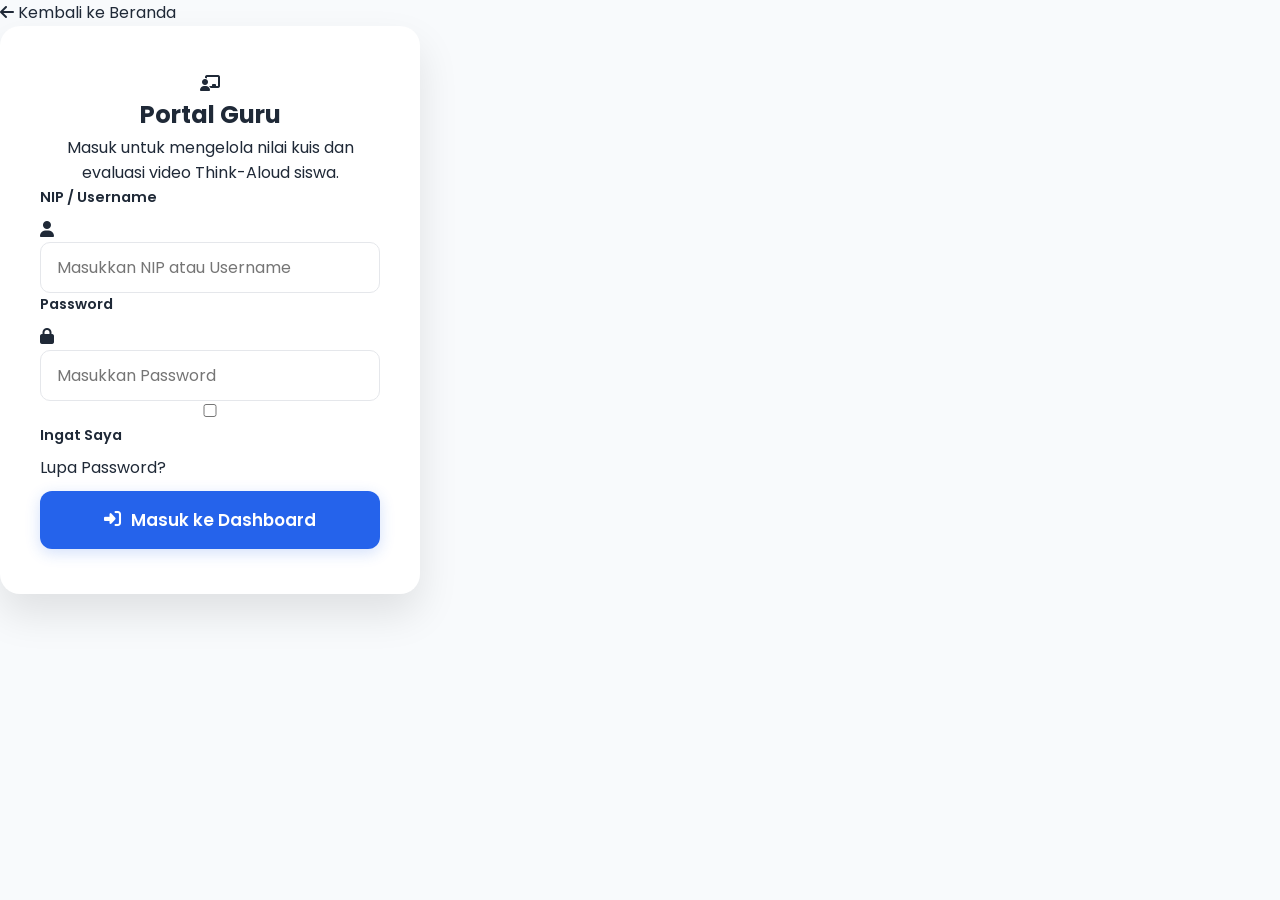
<file: pages/login-guru.html>
<!DOCTYPE html>
<html lang="id">
<head>
    <meta charset="UTF-8" />
    <meta name="viewport" content="width=device-width, initial-scale=1.0" />
    <title>Login Guru - E-Worksheet</title>
    <link rel="stylesheet" href="../css/style.css" />
    <link href="https://fonts.googleapis.com/css2?family=Poppins:wght@300;400;500;600;700&display=swap" rel="stylesheet" />
    <link rel="stylesheet" href="https://cdnjs.cloudflare.com/ajax/libs/font-awesome/6.4.0/css/all.min.css" />
</head>
<body class="bg-light login-body">

    <div class="login-container">
        <a href="../index.html" class="back-link"><i class="fas fa-arrow-left"></i> Kembali ke Beranda</a>
        
        <div class="login-card shadow-lg">
            <div class="login-header text-center">
                <div class="icon-bg mx-auto"><i class="fas fa-chalkboard-teacher"></i></div>
                <h2>Portal Guru</h2>
                <p>Masuk untuk mengelola nilai kuis dan evaluasi video Think-Aloud siswa.</p>
            </div>
            
            <form action="dashboard-guru.html" method="GET" class="login-form">
                <div class="input-group">
                    <label for="username">NIP / Username</label>
                    <div class="input-wrapper">
                        <i class="fas fa-user"></i>
                        <input type="text" id="username" placeholder="Masukkan NIP atau Username" required />
                    </div>
                </div>
                
                <div class="input-group">
                    <label for="password">Password</label>
                    <div class="input-wrapper">
                        <i class="fas fa-lock"></i>
                        <input type="password" id="password" placeholder="Masukkan Password" required />
                    </div>
                </div>
                
                <div class="form-options">
                    <label class="remember-me">
                        <input type="checkbox" /> Ingat Saya
                    </label>
                    <a href="#" class="forgot-password">Lupa Password?</a>
                </div>
                
                <button type="submit" class="btn btn-primary btn-block btn-lg mt-4 shadow-hover">
                    <i class="fas fa-sign-in-alt"></i> Masuk ke Dashboard
                </button>
            </form>
        </div>
    </div>

</body>
</html>
</file>
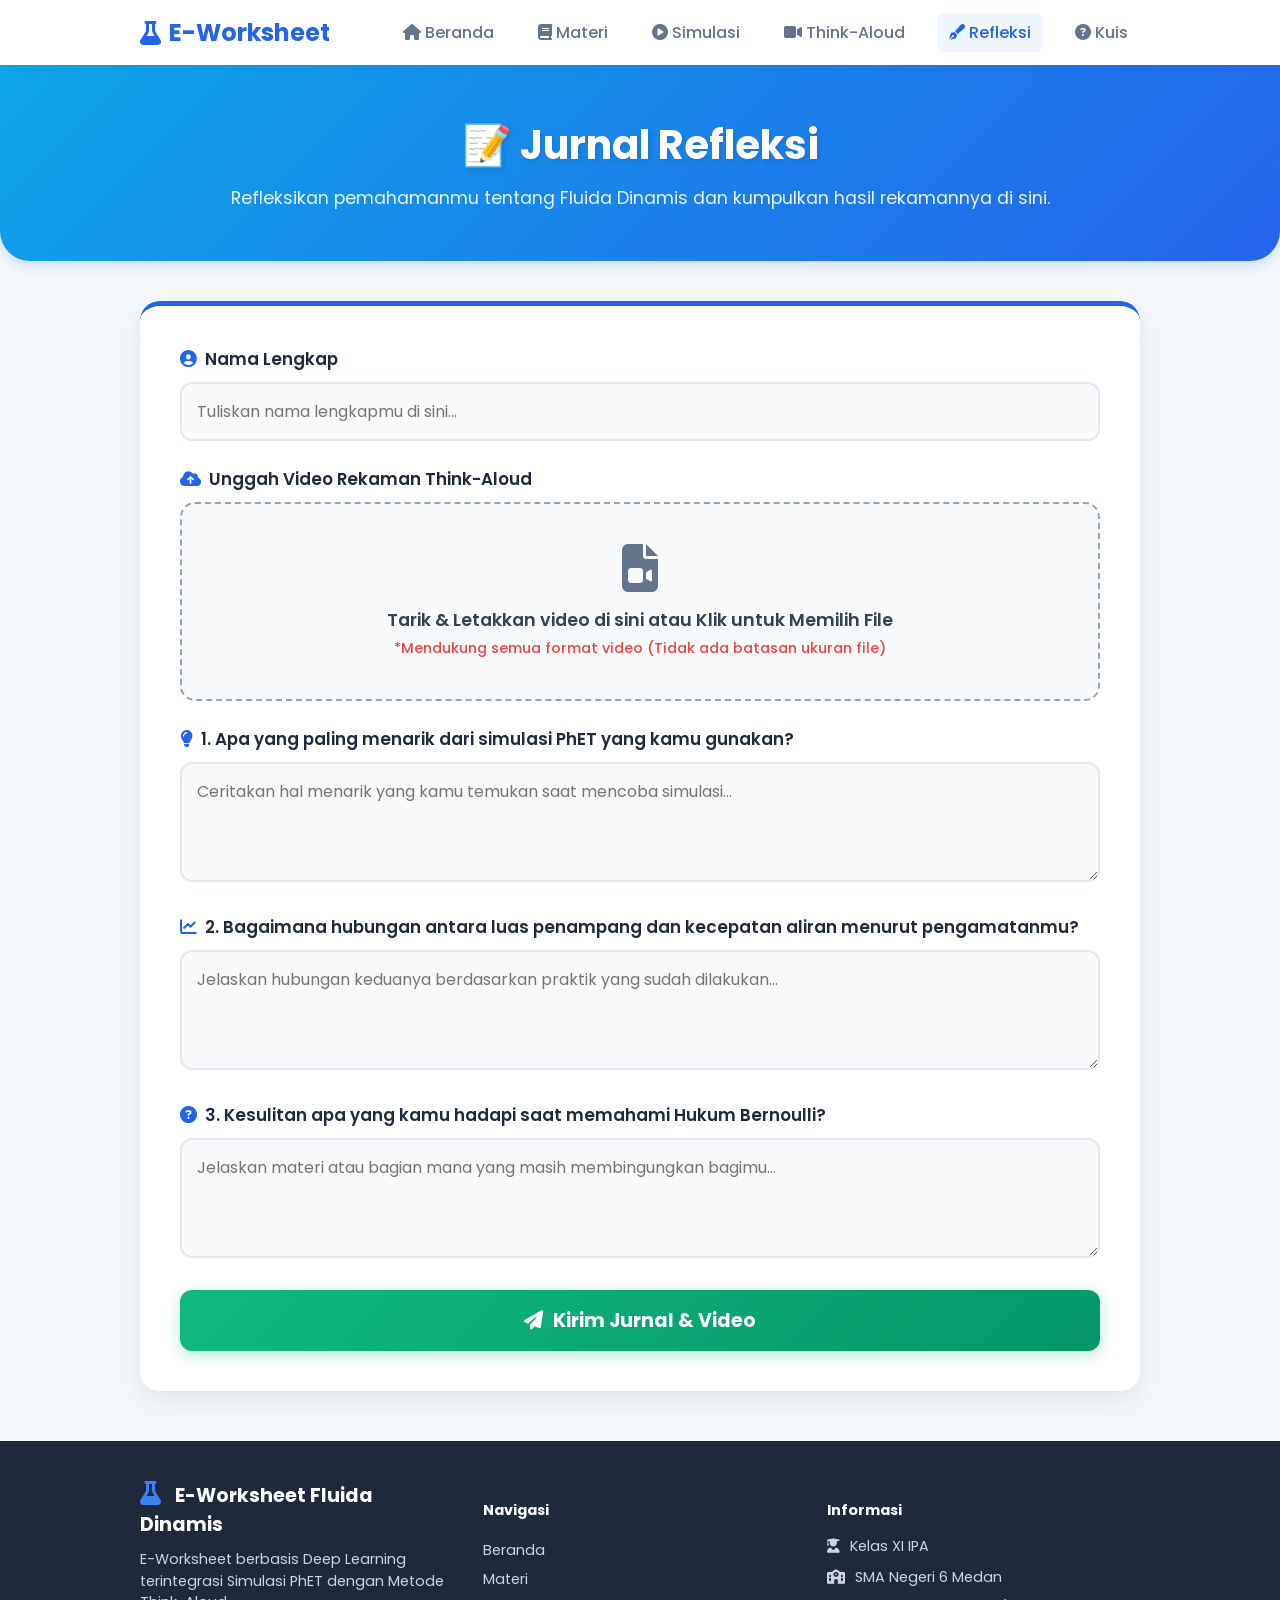
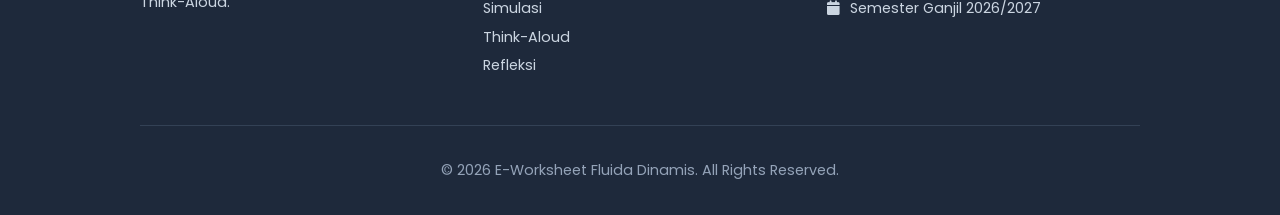
<file: pages/refleksi.html>
<!DOCTYPE html>
<html lang="id">
<head>
    <meta charset="UTF-8" />
    <meta name="viewport" content="width=device-width, initial-scale=1.0" />
    <title>Refleksi - E-Worksheet Fluida Dinamis</title>
    <!-- <link rel="stylesheet" href="../css/style.css" /> Jika ada CSS eksternal -->
    <link href="https://fonts.googleapis.com/css2?family=Poppins:wght@300;400;500;600;700;800&display=swap" rel="stylesheet" />
    <link rel="stylesheet" href="https://cdnjs.cloudflare.com/ajax/libs/font-awesome/6.4.0/css/all.min.css" />
    
    <style>
        /* BASE STYLES */
        body {
            font-family: 'Poppins', sans-serif;
            background-color: #f4f8fb;
            color: #334155;
            margin: 0;
            padding: 0;
        }
        .container { max-width: 1000px; margin: 0 auto; padding: 0 20px; }
        
        /* NAVBAR SETTINGS */
        .navbar { background: white; padding: 15px 0; box-shadow: 0 2px 10px rgba(0,0,0,0.05); position: sticky; top: 0; z-index: 100; }
        .navbar .container { display: flex; justify-content: space-between; align-items: center; }
        .nav-brand a { text-decoration: none; color: #2563eb; font-weight: 700; font-size: 1.5rem; display: flex; align-items: center; gap: 8px; }
        .nav-menu { list-style: none; display: flex; gap: 20px; margin: 0; padding: 0; }
        .nav-menu a { text-decoration: none; color: #64748b; font-weight: 500; transition: 0.3s; padding: 8px 12px; border-radius: 8px; }
        .nav-menu a:hover, .nav-menu a.active { background: #eff6ff; color: #2563eb; }
        
        /* HEADER */
        .page-header { text-align: center; padding: 50px 0; background: linear-gradient(135deg, #0ea5e9, #2563eb); color: white; border-bottom-left-radius: 30px; border-bottom-right-radius: 30px; box-shadow: 0 4px 15px rgba(37, 99, 235, 0.2); margin-bottom: 40px; }
        .page-header h1 { font-size: 2.5rem; margin-bottom: 10px; margin-top: 0; text-shadow: 2px 2px 4px rgba(0,0,0,0.1); }
        .page-header p { font-size: 1.1rem; opacity: 0.9; margin: 0; }

        /* FORM CONTAINER (KARTU) */
        .refleksi-card { background: white; border-radius: 20px; padding: 40px; box-shadow: 0 10px 30px rgba(0,0,0,0.08); margin-bottom: 50px; border-top: 5px solid #2563eb; }
        
        .form-group { margin-bottom: 25px; }
        .form-group label { display: block; font-weight: 600; color: #1e293b; margin-bottom: 10px; font-size: 1.05rem; display: flex; align-items: center; gap: 8px; }
        .form-group label i { color: #2563eb; }
        
        .form-control {
            width: 100%; padding: 15px; border: 2px solid #e2e8f0; border-radius: 12px; font-family: 'Poppins', sans-serif; font-size: 1rem; color: #334155; transition: all 0.3s ease; box-sizing: border-box; background: #f8fafc;
        }
        .form-control:focus { outline: none; border-color: #3b82f6; background: white; box-shadow: 0 0 0 4px rgba(59, 130, 246, 0.1); }
        textarea.form-control { resize: vertical; min-height: 120px; }

        /* AREA UPLOAD FILE CUSTOM */
        .upload-area {
            border: 2px dashed #94a3b8; border-radius: 15px; padding: 40px 20px; text-align: center; background: #f8fafc; cursor: pointer; transition: all 0.3s ease; position: relative; overflow: hidden;
        }
        .upload-area:hover { border-color: #3b82f6; background: #eff6ff; }
        .upload-area input[type="file"] { position: absolute; top: 0; left: 0; width: 100%; height: 100%; opacity: 0; cursor: pointer; }
        .upload-icon { font-size: 3rem; color: #64748b; margin-bottom: 15px; transition: color 0.3s; }
        .upload-area:hover .upload-icon { color: #3b82f6; }
        .upload-text { font-size: 1.1rem; font-weight: 600; color: #334155; margin-bottom: 5px; }
        .upload-hint { font-size: 0.9rem; color: #ef4444; font-weight: 500; }
        
        #fileNameDisplay {
            display: none; margin-top: 15px; padding: 10px 15px; background: #d1fae5; color: #065f46; border-radius: 8px; font-weight: 600; font-size: 0.95rem; align-items: center; justify-content: center; gap: 8px;
        }

        /* TOMBOL SUBMIT */
        .btn-submit {
            background: linear-gradient(135deg, #10b981, #059669); color: white; width: 100%; padding: 16px; border: none; border-radius: 12px; font-size: 1.2rem; font-weight: 700; font-family: 'Poppins', sans-serif; cursor: pointer; display: flex; justify-content: center; align-items: center; gap: 10px; transition: all 0.3s ease; box-shadow: 0 4px 15px rgba(16, 185, 129, 0.3); margin-top: 20px;
        }
        .btn-submit:hover { transform: translateY(-3px); box-shadow: 0 8px 25px rgba(16, 185, 129, 0.4); background: linear-gradient(135deg, #059669, #047857); }

        /* FOOTER */
        .footer { background: #1e293b; color: white; padding: 40px 0 20px 0; font-size: 0.9rem; }
        .footer-content { display: grid; grid-template-columns: repeat(auto-fit, minmax(250px, 1fr)); gap: 30px; margin-bottom: 30px; }
        .footer-brand i { color: #3b82f6; font-size: 1.5rem; margin-right: 10px; }
        .footer-links ul { list-style: none; padding: 0; }
        .footer-links a { color: #cbd5e1; text-decoration: none; transition: 0.3s; line-height: 2; }
        .footer-links a:hover { color: #3b82f6; padding-left: 5px; }
        .footer-info p { margin: 10px 0; display: flex; align-items: center; gap: 10px; color: #cbd5e1; }
        .footer-bottom { text-align: center; padding-top: 20px; border-top: 1px solid #334155; color: #94a3b8; }
    </style>
</head>
<body>

    <!-- ===== NAVBAR ===== -->
    <nav class="navbar">
        <div class="container">
            <div class="nav-brand">
                <a href="../index.html">
                    <i class="fas fa-flask"></i>
                    <span>E-Worksheet</span>
                </a>
            </div>
            <ul class="nav-menu">
                <li><a href="../index.html"><i class="fas fa-home"></i> Beranda</a></li>
                <li><a href="materi.html"><i class="fas fa-book"></i> Materi</a></li>
                <li><a href="simulasi.html"><i class="fas fa-play-circle"></i> Simulasi</a></li>
                <li><a href="thinkaloud.html"><i class="fas fa-video"></i> Think-Aloud</a></li>
                <li><a href="refleksi.html" class="active"><i class="fas fa-pen-fancy"></i> Refleksi</a></li>
                <li><a href="kuis.html"><i class="fas fa-question-circle"></i> Kuis</a></li>
            </ul>
        </div>
    </nav>

    <!-- ===== PAGE HEADER ===== -->
    <section class="page-header">
        <div class="container">
            <h1>📝 Jurnal Refleksi</h1>
            <p>Refleksikan pemahamanmu tentang Fluida Dinamis dan kumpulkan hasil rekamannya di sini.</p>
        </div>
    </section>

    <!-- ===== KONTEN FORM REFLEKSI ===== -->
    <section class="page-content">
        <div class="container">
            
            <div class="refleksi-card">
                <form id="refleksiForm">

                    <div class="form-group">
                        <label for="namaSiswa"><i class="fas fa-user-circle"></i> Nama Lengkap</label>
                        <input type="text" id="namaSiswa" class="form-control" placeholder="Tuliskan nama lengkapmu di sini..." required />
                    </div>

                    <!-- AREA UPLOAD VIDEO REKAMAN -->
                    <div class="form-group">
                        <label><i class="fas fa-cloud-upload-alt"></i> Unggah Video Rekaman Think-Aloud</label>
                        <div class="upload-area">
                            <i class="fas fa-file-video upload-icon"></i>
                            <div class="upload-text">Tarik & Letakkan video di sini atau <span>Klik untuk Memilih File</span></div>
                            <div class="upload-hint">*Mendukung semua format video (Tidak ada batasan ukuran file)</div>
                            <!-- Input File tanpa batas -->
                            <input type="file" id="videoUpload" accept="video/*" required />
                        </div>
                        <!-- Elemen untuk menampilkan nama file yang diupload -->
                        <div id="fileNameDisplay">
                            <i class="fas fa-check-circle"></i> <span id="fileNameText">Video berhasil dipilih!</span>
                        </div>
                    </div>

                    <div class="form-group">
                        <label for="refleksi1"><i class="fas fa-lightbulb"></i> 1. Apa yang paling menarik dari simulasi PhET yang kamu gunakan?</label>
                        <textarea id="refleksi1" class="form-control" placeholder="Ceritakan hal menarik yang kamu temukan saat mencoba simulasi..." required></textarea>
                    </div>

                    <div class="form-group">
                        <label for="refleksi2"><i class="fas fa-chart-line"></i> 2. Bagaimana hubungan antara luas penampang dan kecepatan aliran menurut pengamatanmu?</label>
                        <textarea id="refleksi2" class="form-control" placeholder="Jelaskan hubungan keduanya berdasarkan praktik yang sudah dilakukan..." required></textarea>
                    </div>

                    <div class="form-group">
                        <label for="refleksi3"><i class="fas fa-question-circle"></i> 3. Kesulitan apa yang kamu hadapi saat memahami Hukum Bernoulli?</label>
                        <textarea id="refleksi3" class="form-control" placeholder="Jelaskan materi atau bagian mana yang masih membingungkan bagimu..." required></textarea>
                    </div>

                    <button type="submit" class="btn-submit">
                        <i class="fas fa-paper-plane"></i> Kirim Jurnal & Video
                    </button>

                </form>
            </div>
            
        </div>
    </section>

    <!-- ===== FOOTER ===== -->
    <footer class="footer">
        <div class="container">
            <div class="footer-content">
                <div class="footer-brand">
                    <i class="fas fa-flask"></i>
                    <span style="font-size: 1.2rem; font-weight: bold; color: white;">E-Worksheet Fluida Dinamis</span>
                    <p style="margin-top:10px; color: #cbd5e1; line-height: 1.5;">E-Worksheet berbasis Deep Learning terintegrasi Simulasi PhET dengan Metode Think-Aloud.</p>
                </div>
                <div class="footer-links">
                    <h4 style="color:white; margin-bottom:15px;">Navigasi</h4>
                    <ul>
                        <li><a href="../index.html">Beranda</a></li>
                        <li><a href="materi.html">Materi</a></li>
                        <li><a href="simulasi.html">Simulasi</a></li>
                        <li><a href="thinkaloud.html">Think-Aloud</a></li>
                        <li><a href="refleksi.html">Refleksi</a></li>
                    </ul>
                </div>
                <div class="footer-info">
                    <h4 style="color:white; margin-bottom:15px;">Informasi</h4>
                    <p><i class="fas fa-user-graduate"></i> Kelas XI IPA</p>
                    <p><i class="fas fa-school"></i> SMA Negeri 6 Medan</p>
                    <p><i class="fas fa-calendar"></i> Semester Ganjil 2026/2027</p>
                </div>
            </div>
            <div class="footer-bottom">
                <p>&copy; 2026 E-Worksheet Fluida Dinamis. All Rights Reserved.</p>
            </div>
        </div>
    </footer>

    <!-- ===== JAVASCRIPT UNTUK INTERAKSI FILE UPLOAD ===== -->
    <script>
        // Script untuk menampilkan nama file setelah video diunggah
        const fileInput = document.getElementById('videoUpload');
        const fileNameDisplay = document.getElementById('fileNameDisplay');
        const fileNameText = document.getElementById('fileNameText');

        fileInput.addEventListener('change', function(e) {
            if(e.target.files.length > 0) {
                const fileName = e.target.files[0].name;
                fileNameText.textContent = `File terpilih: ${fileName}`;
                fileNameDisplay.style.display = 'flex';
            } else {
                fileNameDisplay.style.display = 'none';
            }
        });

        // Script notifikasi saat form disubmit (Simulasi)
        document.getElementById('refleksiForm').addEventListener('submit', function(e) {
            e.preventDefault(); // Mencegah form reload sementara
            alert('Luar biasa! Jurnal Refleksi dan Video Rekaman Anda berhasil dikirim ke guru.');
            this.reset(); // Mereset isi form
            fileNameDisplay.style.display = 'none'; // Menyembunyikan nama file lagi
        });
    </script>
</body>
</html>
</file>
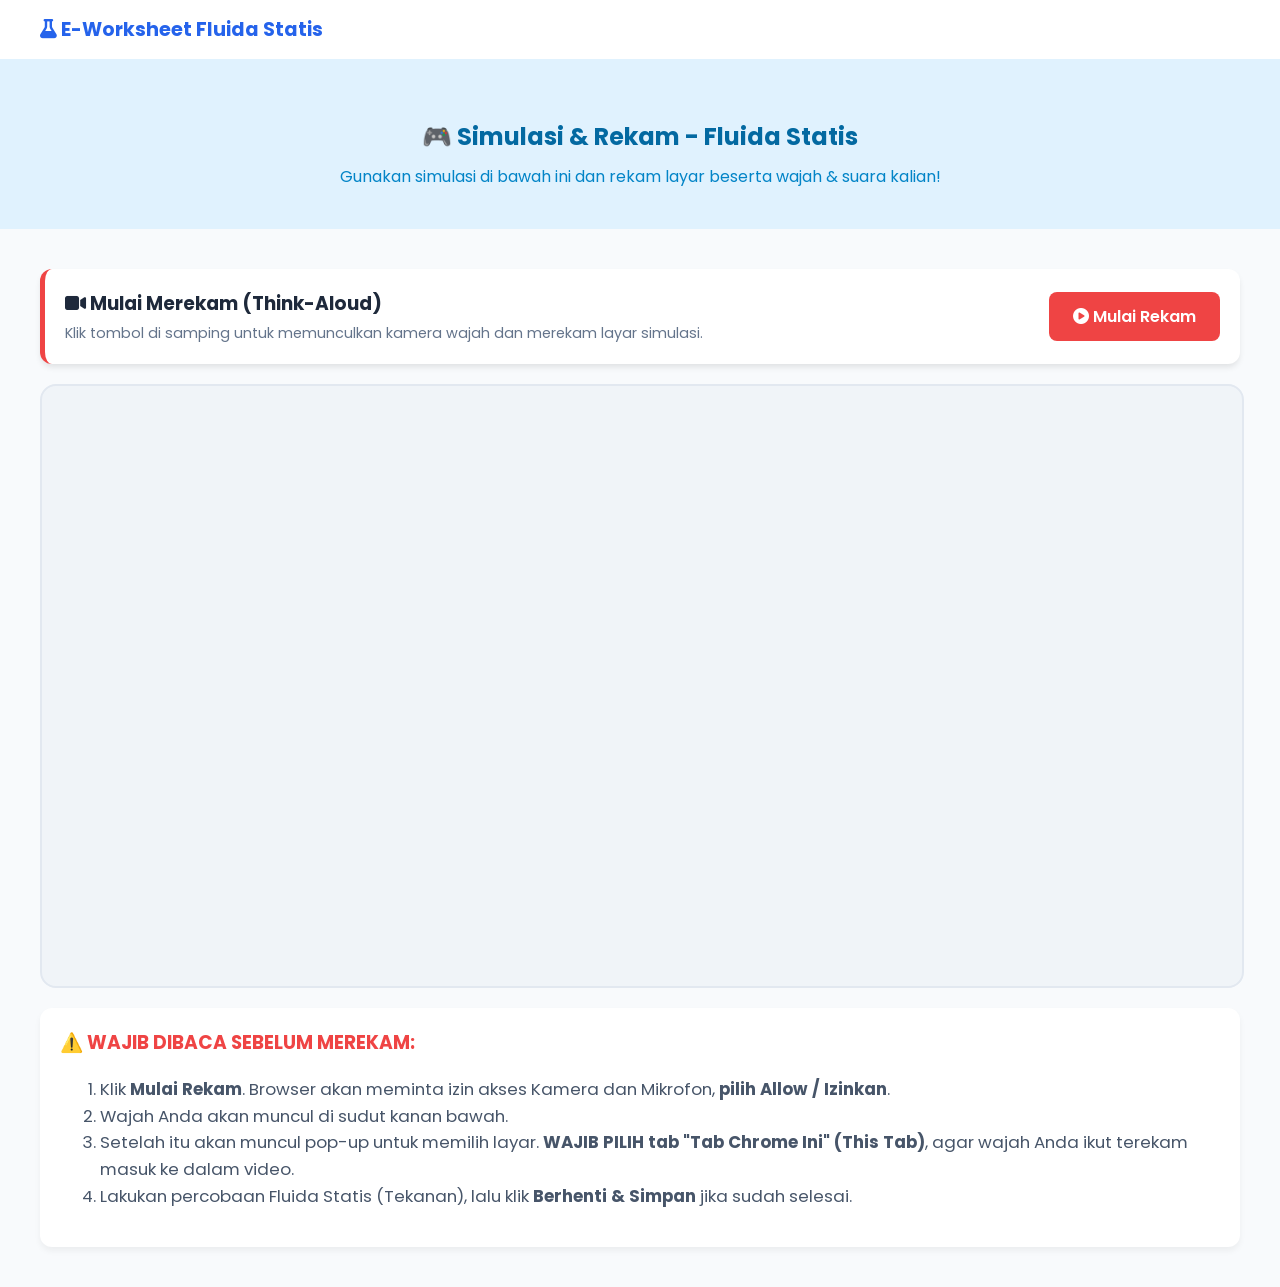
<file: pages/simulasi.html>
<!DOCTYPE html>
<html lang="id">
<head>
    <meta charset="UTF-8" />
    <meta name="viewport" content="width=device-width, initial-scale=1.0" />
    <title>Simulasi & Rekam - Fluida Statis</title>
    <link href="https://fonts.googleapis.com/css2?family=Poppins:wght@300;400;500;600;700;800&display=swap" rel="stylesheet" />
    <link rel="stylesheet" href="https://cdnjs.cloudflare.com/ajax/libs/font-awesome/6.4.0/css/all.min.css" />
    
    <style>
        body { font-family: 'Poppins', sans-serif; background-color: #f8fafc; color: #334155; margin: 0; padding: 0;}
        .container { max-width: 1200px; margin: 0 auto; padding: 0 20px; }
        
        /* Peringatan jika dibuka tanpa server */
        #server-warning {
            display: none;
            background: #fef2f2;
            color: #991b1b;
            padding: 15px;
            text-align: center;
            border-bottom: 3px solid #dc2626;
            font-weight: bold;
        }

        /* Panel Rekaman */
        .record-panel {
            background: #ffffff;
            border-radius: 12px;
            padding: 20px;
            margin-bottom: 20px;
            box-shadow: 0 4px 6px -1px rgba(0, 0, 0, 0.1);
            display: flex;
            align-items: center;
            justify-content: space-between;
            border-left: 5px solid #ef4444;
        }
        .record-info h3 { margin: 0 0 5px 0; color: #1e293b; }
        .record-info p { margin: 0; font-size: 0.9rem; color: #64748b; }
        
        .record-actions button, .record-actions a {
            padding: 12px 24px;
            border-radius: 8px;
            font-family: 'Poppins', sans-serif;
            font-weight: 600;
            cursor: pointer;
            border: none;
            transition: all 0.3s ease;
            text-decoration: none;
            display: inline-block;
            font-size: 1rem;
        }
        #btn-start { background: #ef4444; color: white; }
        #btn-start:hover { background: #dc2626; }
        #btn-stop { background: #64748b; color: white; display: none; }
        #btn-stop:hover { background: #475569; }
        #btn-download { background: #10b981; color: white; display: none; }
        #btn-download:hover { background: #059669; }
        
        /* Webcam Mengambang - DIPERBESAR & DIPASTIKAN MUNCUL DI ATAS */
        .webcam-container {
            position: fixed;
            bottom: 30px;
            right: 30px;
            width: 300px; /* Ukuran diperbesar */
            height: 220px;
            background: #000;
            border-radius: 12px;
            overflow: hidden;
            box-shadow: 0 15px 25px rgba(0, 0, 0, 0.5);
            border: 4px solid #fff;
            z-index: 2147483647; /* Memaksa selalu di posisi paling atas */
            display: none; 
        }
        .webcam-container video {
            width: 100%;
            height: 100%;
            object-fit: cover;
            transform: scaleX(-1); /* Efek Cermin (Mirror) */
        }
        .recording-indicator {
            position: absolute;
            top: 10px;
            right: 10px;
            background: red;
            color: white;
            font-size: 12px;
            padding: 4px 10px;
            border-radius: 12px;
            font-weight: bold;
            animation: blink 1s infinite;
            z-index: 2;
        }
        @keyframes blink { 0% { opacity: 1; } 50% { opacity: 0; } 100% { opacity: 1; } }
    </style>
</head>
<body>

    <!-- PERINGATAN JIKA DIBUKA VIA FILE:// -->
    <div id="server-warning">
        ⚠️ PERINGATAN: Anda membuka file ini dengan cara double-click (file://). Fitur Kamera & Rekaman TIDAK AKAN BERJALAN karena diblokir browser! Wajib buka menggunakan ekstensi "Live Server" di VS Code.
    </div>

    <!-- NAVBAR -->
    <nav class="navbar" style="background: white; padding: 15px 0; box-shadow: 0 2px 4px rgba(0,0,0,0.05);">
        <div class="container" style="display: flex; justify-content: space-between; align-items: center;">
            <div class="nav-brand">
                <a href="#" style="text-decoration: none; color: #2563eb; font-weight: 700; font-size: 1.2rem;">
                    <i class="fas fa-flask"></i> <span>E-Worksheet Fluida Statis</span>
                </a>
            </div>
        </div>
    </nav>

    <!-- PAGE HEADER -->
    <section class="page-header" style="text-align: center; padding: 40px 0; background: #e0f2fe;">
        <div class="container">
            <h1 style="color: #0369a1; margin-bottom: 10px;">🎮 Simulasi & Rekam - Fluida Statis</h1>
            <p style="color: #0284c7; margin: 0;">Gunakan simulasi di bawah ini dan rekam layar beserta wajah & suara kalian!</p>
        </div>
    </section>

    <!-- KONTEN UTAMA -->
    <section class="page-content" style="padding: 40px 0;">
        <div class="container">
            
            <!-- ===== FITUR REKAMAN ===== -->
            <div class="record-panel">
                <div class="record-info">
                    <h3><i class="fas fa-video"></i> Mulai Merekam (Think-Aloud)</h3>
                    <p>Klik tombol di samping untuk memunculkan kamera wajah dan merekam layar simulasi.</p>
                </div>
                <div class="record-actions">
                    <button id="btn-start"><i class="fas fa-play-circle"></i> Mulai Rekam</button>
                    <button id="btn-stop"><i class="fas fa-stop-circle"></i> Berhenti & Simpan</button>
                    <a id="btn-download" download="Rekaman_Fluida_Statis.webm"><i class="fas fa-download"></i> Unduh Video</a>
                </div>
            </div>

            <!-- ===== SIMULASI PHET FLUIDA STATIS (UNDER PRESSURE) ===== -->
            <div class="simulasi-container" style="position: relative; z-index: 1;">
                <div style="position:relative; width:100%; height:600px; background:#f0f4f8; border-radius:16px; overflow:hidden; border:2px solid #e2e8f0; margin-bottom: 20px;">
                    <!-- URL INI SUDAH DIGANTI KHUSUS FLUIDA STATIS -->
                    <iframe
                        src="https://phet.colorado.edu/sims/html/under-pressure/latest/under-pressure_in.html"
                        width="100%"
                        height="100%"
                        style="border:none; display:block;"
                        allow="camera; microphone; display-capture"
                        allowfullscreen>
                    </iframe>
                </div>

                <!-- PANDUAN -->
                <div style="background: white; padding: 20px; border-radius: 12px; box-shadow: 0 4px 6px rgba(0,0,0,0.05);">
                    <h3 style="margin-top: 0; color: #ef4444;">⚠️ WAJIB DIBACA SEBELUM MEREKAM:</h3>
                    <ol style="color: #475569; font-size: 1.05rem; line-height: 1.6;">
                        <li>Klik <strong>Mulai Rekam</strong>. Browser akan meminta izin akses Kamera dan Mikrofon, <strong>pilih Allow / Izinkan</strong>.</li>
                        <li>Wajah Anda akan muncul di sudut kanan bawah.</li>
                        <li>Setelah itu akan muncul pop-up untuk memilih layar. <strong>WAJIB PILIH tab "Tab Chrome Ini" (This Tab)</strong>, agar wajah Anda ikut terekam masuk ke dalam video.</li>
                        <li>Lakukan percobaan Fluida Statis (Tekanan), lalu klik <strong>Berhenti & Simpan</strong> jika sudah selesai.</li>
                    </ol>
                </div>
            </div>
        </div>
    </section>

    <!-- ===== WEBCAM MENGAMBANG ===== -->
    <div class="webcam-container" id="webcam-container">
        <div class="recording-indicator">REC</div>
        <video id="webcam" autoplay muted playsinline></video>
    </div>

    <script>
        // Cek jika dibuka tanpa server
        if (window.location.protocol === 'file:') {
            document.getElementById('server-warning').style.display = 'block';
        }

        const btnStart = document.getElementById('btn-start');
        const btnStop = document.getElementById('btn-stop');
        const btnDownload = document.getElementById('btn-download');
        const webcamContainer = document.getElementById('webcam-container');
        const webcamVideo = document.getElementById('webcam');
        
        let mediaRecorder;
        let recordedChunks = [];
        let screenStream;
        let cameraStream;

        btnStart.addEventListener('click', async () => {
            try {
                recordedChunks = [];
                
                // 1. Hidupkan Kamera & Mic Wajah Dulu
                cameraStream = await navigator.mediaDevices.getUserMedia({ 
                    video: { width: 1280, height: 720 }, // Resolusi HD
                    audio: true 
                });
                
                // Tampilkan kamera di layar & paksa play
                webcamVideo.srcObject = cameraStream;
                webcamContainer.style.display = 'block';
                await webcamVideo.play();

                // 2. Minta Izin Rekam Layar (Tunggu sebentar agar user lihat wajahnya dulu)
                screenStream = await navigator.mediaDevices.getDisplayMedia({ 
                    video: { cursor: "always", displaySurface: "browser" },
                    audio: false
                });

                // 3. Gabung Layar + Suara Mic
                const tracks = [
                    ...screenStream.getVideoTracks(),
                    ...cameraStream.getAudioTracks()
                ];
                const combinedStream = new MediaStream(tracks);

                // 4. Proses Perekaman
                mediaRecorder = new MediaRecorder(combinedStream, { mimeType: 'video/webm; codecs=vp8,opus' });

                mediaRecorder.ondataavailable = (event) => {
                    if (event.data.size > 0) {
                        recordedChunks.push(event.data);
                    }
                };

                mediaRecorder.onstop = () => {
                    const blob = new Blob(recordedChunks, { type: 'video/webm' });
                    const url = URL.createObjectURL(blob);
                    btnDownload.href = url;
                    
                    btnDownload.style.display = 'inline-block';
                    btnStop.style.display = 'none';
                    btnStart.style.display = 'inline-block';
                    btnStart.innerHTML = '<i class="fas fa-redo"></i> Rekam Ulang';

                    stopAllStreams();
                };

                // Berhenti otomatis jika tab/share ditutup
                screenStream.getVideoTracks()[0].onended = () => {
                    if(mediaRecorder.state !== 'inactive') mediaRecorder.stop();
                };

                mediaRecorder.start(1000); // Simpan data tiap 1 detik
                
                btnStart.style.display = 'none';
                btnStop.style.display = 'inline-block';
                btnDownload.style.display = 'none';

            } catch (err) {
                console.error("Error Detail:", err);
                alert("GAGAL MEREKAM!\n\nPastikan:\n1. Anda memberikan izin Kamera & Mikrofon.\n2. Anda menjalankan file ini menggunakan Live Server di VS Code, BUKAN double-click file biasa.");
                stopAllStreams();
            }
        });

        btnStop.addEventListener('click', () => {
            if (mediaRecorder && mediaRecorder.state !== 'inactive') {
                mediaRecorder.stop();
            }
        });

        function stopAllStreams() {
            if (screenStream) screenStream.getTracks().forEach(track => track.stop());
            if (cameraStream) cameraStream.getTracks().forEach(track => track.stop());
            webcamContainer.style.display = 'none';
        }
    </script>
</body>
</html>
</file>
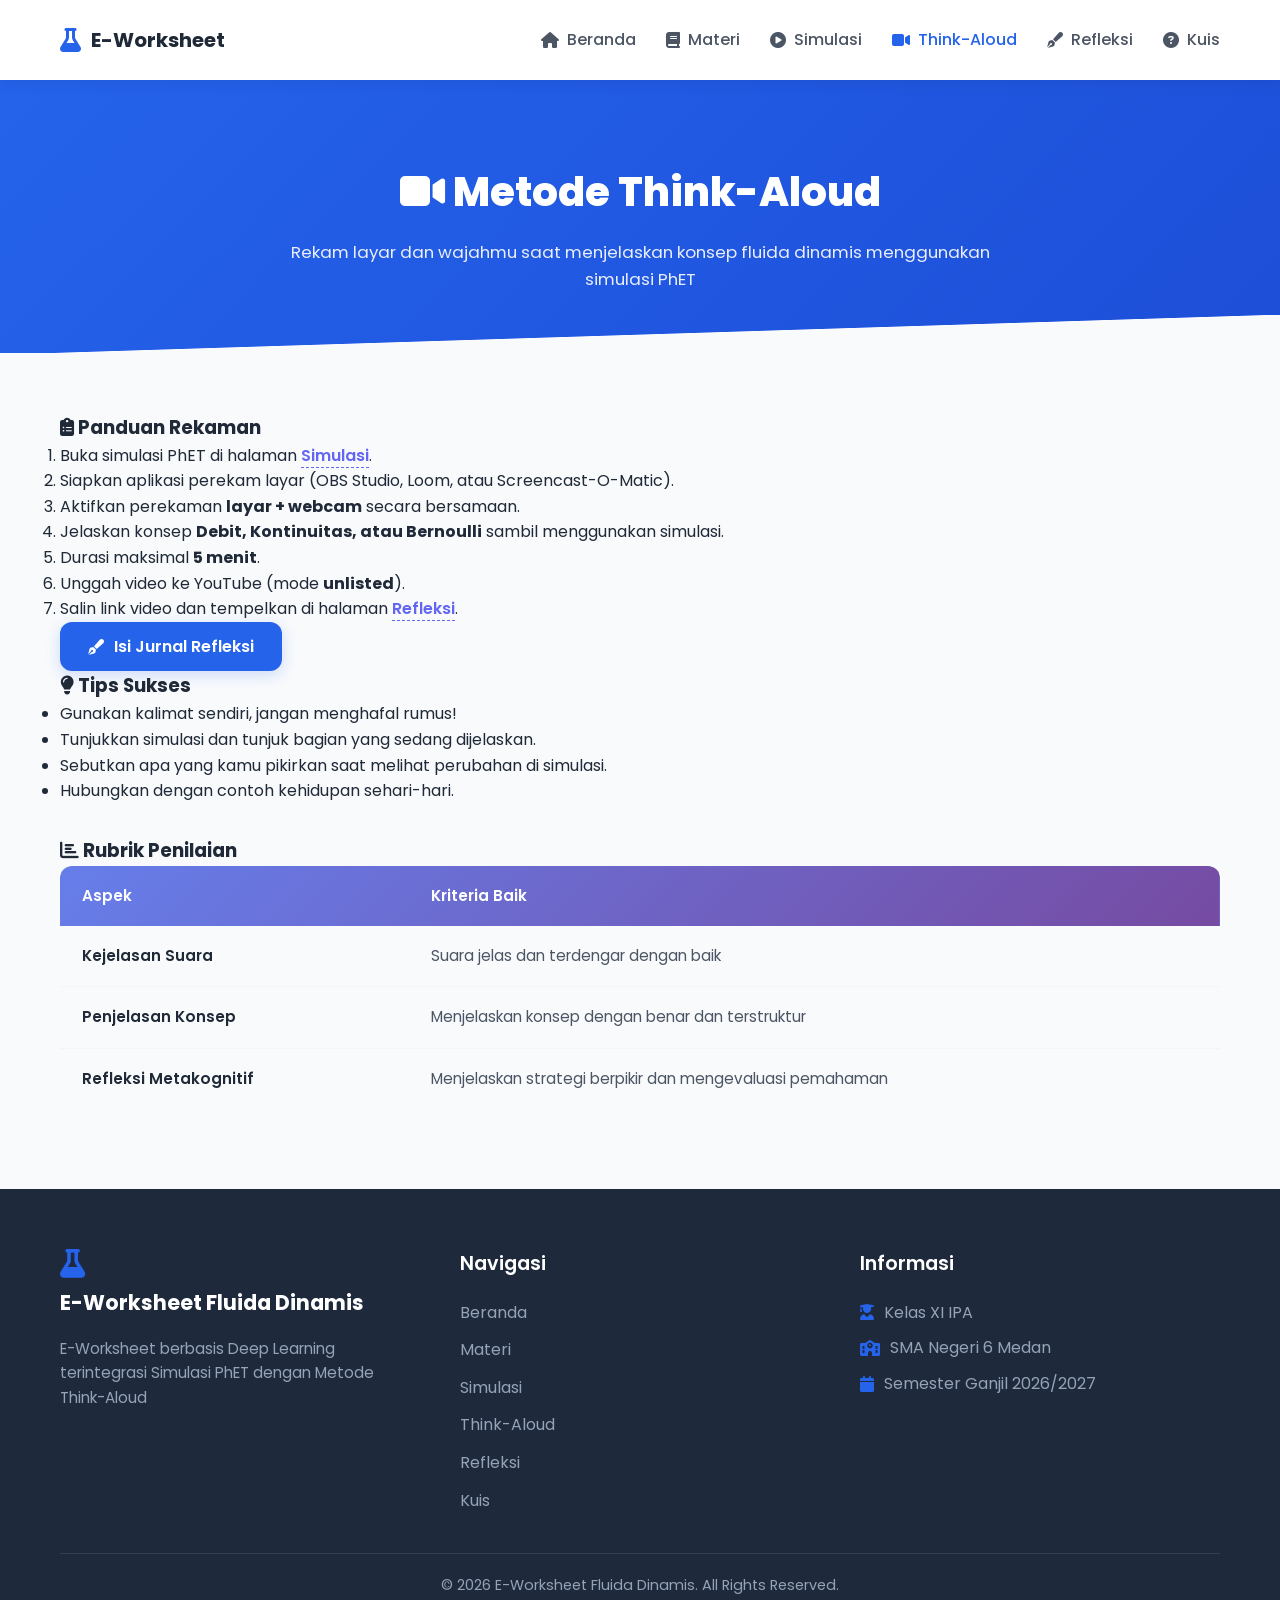
<file: pages/thinkaloud.html>
<!DOCTYPE html>
<html lang="id">
<head>
    <meta charset="UTF-8" />
    <meta name="viewport" content="width=device-width, initial-scale=1.0" />
    <title>Think-Aloud - E-Worksheet Fluida Dinamis</title>
    <link rel="stylesheet" href="../css/style.css" />
    <link href="https://fonts.googleapis.com/css2?family=Poppins:wght@300;400;500;600;700;800&display=swap" rel="stylesheet" />
    <link rel="stylesheet" href="https://cdnjs.cloudflare.com/ajax/libs/font-awesome/6.4.0/css/all.min.css" />
</head>
<body>

    <!-- Navbar -->
    <nav class="navbar">
        <div class="container">
            <div class="nav-brand">
                <a href="../index.html">
                    <i class="fas fa-flask"></i>
                    <span>E-Worksheet</span>
                </a>
            </div>
            <ul class="nav-menu" id="navMenu">
                <li><a href="../index.html"><i class="fas fa-home"></i> Beranda</a></li>
                <li><a href="materi.html"><i class="fas fa-book"></i> Materi</a></li>
                <li><a href="simulasi.html"><i class="fas fa-play-circle"></i> Simulasi</a></li>
                <li><a href="thinkaloud.html" class="active"><i class="fas fa-video"></i> Think-Aloud</a></li>
                <li><a href="refleksi.html"><i class="fas fa-pen-fancy"></i> Refleksi</a></li>
                <li><a href="kuis.html"><i class="fas fa-question-circle"></i> Kuis</a></li>
            </ul>
            <button class="hamburger" id="hamburger" aria-label="Toggle menu" aria-expanded="false">
                <span></span>
                <span></span>
                <span></span>
            </button>
        </div>
    </nav>

    <!-- Page Header -->
    <section class="page-header">
        <div class="container">
            <h1><i class="fas fa-video"></i> Metode Think-Aloud</h1>
            <p>Rekam layar dan wajahmu saat menjelaskan konsep fluida dinamis menggunakan simulasi PhET</p>
        </div>
    </section>

    <!-- Page Content -->
    <section class="page-content">
        <div class="container">
            <div class="thinkaloud-container">

                <!-- Card Panduan -->
                <div class="thinkaloud-card">
                    <h3><i class="fas fa-clipboard-list"></i> Panduan Rekaman</h3>
                    <ol class="guideline-list">
                        <li>Buka simulasi PhET di halaman <a href="simulasi.html" class="link-accent">Simulasi</a>.</li>
                        <li>Siapkan aplikasi perekam layar (OBS Studio, Loom, atau Screencast-O-Matic).</li>
                        <li>Aktifkan perekaman <strong>layar + webcam</strong> secara bersamaan.</li>
                        <li>Jelaskan konsep <strong>Debit, Kontinuitas, atau Bernoulli</strong> sambil menggunakan simulasi.</li>
                        <li>Durasi maksimal <strong>5 menit</strong>.</li>
                        <li>Unggah video ke YouTube (mode <strong>unlisted</strong>).</li>
                        <li>Salin link video dan tempelkan di halaman <a href="refleksi.html" class="link-accent">Refleksi</a>.</li>
                    </ol>
                    <a href="refleksi.html" class="btn btn-primary">
                        <i class="fas fa-pen-fancy"></i> Isi Jurnal Refleksi
                    </a>
                </div>

                <!-- Card Tips & Rubrik -->
                <div class="thinkaloud-card">
                    <h3><i class="fas fa-lightbulb"></i> Tips Sukses</h3>
                    <ul class="tips-list">
                        <li>Gunakan kalimat sendiri, jangan menghafal rumus!</li>
                        <li>Tunjukkan simulasi dan tunjuk bagian yang sedang dijelaskan.</li>
                        <li>Sebutkan apa yang kamu pikirkan saat melihat perubahan di simulasi.</li>
                        <li>Hubungkan dengan contoh kehidupan sehari-hari.</li>
                    </ul>
                    
                    <h3 class="mt-4"><i class="fas fa-chart-bar"></i> Rubrik Penilaian</h3>
                    <div class="table-responsive">
                        <table class="rubric-table">
                            <thead>
                                <tr>
                                    <th>Aspek</th>
                                    <th>Kriteria Baik</th>
                                </tr>
                            </thead>
                            <tbody>
                                <tr>
                                    <td class="fw-bold">Kejelasan Suara</td>
                                    <td>Suara jelas dan terdengar dengan baik</td>
                                </tr>
                                <tr>
                                    <td class="fw-bold">Penjelasan Konsep</td>
                                    <td>Menjelaskan konsep dengan benar dan terstruktur</td>
                                </tr>
                                <tr>
                                    <td class="fw-bold">Refleksi Metakognitif</td>
                                    <td>Menjelaskan strategi berpikir dan mengevaluasi pemahaman</td>
                                </tr>
                            </tbody>
                        </table>
                    </div>
                </div>

            </div>
        </div>
    </section>

    <!-- Footer -->
    <footer class="footer">
        <div class="container">
            <div class="footer-content">
                <div class="footer-brand">
                    <i class="fas fa-flask"></i>
                    <span>E-Worksheet Fluida Dinamis</span>
                    <p>E-Worksheet berbasis Deep Learning terintegrasi Simulasi PhET dengan Metode Think-Aloud</p>
                </div>
                <div class="footer-links">
                    <h4>Navigasi</h4>
                    <ul>
                        <li><a href="../index.html">Beranda</a></li>
                        <li><a href="materi.html">Materi</a></li>
                        <li><a href="simulasi.html">Simulasi</a></li>
                        <li><a href="thinkaloud.html">Think-Aloud</a></li>
                        <li><a href="refleksi.html">Refleksi</a></li>
                        <li><a href="kuis.html">Kuis</a></li>
                    </ul>
                </div>
                <div class="footer-info">
                    <h4>Informasi</h4>
                    <p><i class="fas fa-user-graduate"></i> Kelas XI IPA</p>
                    <p><i class="fas fa-school"></i> SMA Negeri 6 Medan</p>
                    <p><i class="fas fa-calendar"></i> Semester Ganjil 2026/2027</p>
                </div>
            </div>
            <div class="footer-bottom">
                <p>&copy; 2026 E-Worksheet Fluida Dinamis. All Rights Reserved.</p>
            </div>
        </div>
    </footer>

    <script src="../js/script.js"></script>
</body>
</html>
</file>
<file: css/style.css>
/* =======================================================
   E-WORKSHEET FLUIDA DINAMIS — STYLE.CSS FINAL SUPER LENGKAP
   Mencakup: Beranda, Materi, Simulasi, Think-Aloud, Refleksi,
             Kuis, Login, Dashboard Guru
   ======================================================= */

/* =======================================================
   1. FONTS & VARIABLES
   ======================================================= */
@import url('https://fonts.googleapis.com/css2?family=Poppins:wght@300;400;500;600;700;800&display=swap');
@import url('https://cdnjs.cloudflare.com/ajax/libs/font-awesome/6.5.1/css/all.min.css');

:root {
  /* Warna utama */
  --primary: #2563eb;
  --primary-dark: #1d4ed8;
  --primary-light: #dbeafe;
  --secondary: #f3f4f6;
  --accent: #f59e0b;
  --success: #16a34a;
  --danger: #dc2626;
  --purple: #764ba2;
  --purple-light: #667eea;
  --pink: #db2777;

  /* Warna teks */
  --text-main: #1f2937;
  --text-muted: #4b5563;
  --text-light: #94a3b8;

  /* Background */
  --bg-light: #f8fafc;
  --bg-soft: #f1f5f9;

  /* Border & Shadow */
  --border: #e5e7eb;
  --border-light: #f1f5f9;
  --shadow-sm: 0 1px 3px rgba(0, 0, 0, 0.05);
  --shadow-md: 0 4px 10px rgba(0, 0, 0, 0.08);
  --shadow-lg: 0 20px 40px rgba(0, 0, 0, 0.1);
  --shadow-purple: 0 20px 40px rgba(102, 126, 234, 0.15);

  /* Radius */
  --radius-sm: 8px;
  --radius: 14px;
  --radius-lg: 20px;
  --radius-xl: 24px;
}

/* =======================================================
   2. RESET & GLOBAL
   ======================================================= */
* {
  margin: 0;
  padding: 0;
  box-sizing: border-box;
}

html { scroll-behavior: smooth; }

body {
  font-family: 'Poppins', sans-serif;
  color: var(--text-main);
  background-color: #ffffff;
  line-height: 1.6;
  -webkit-font-smoothing: antialiased;
  -moz-osx-font-smoothing: grayscale;
  overflow-x: hidden;
}

a { text-decoration: none; color: inherit; }
img { max-width: 100%; display: block; }
button { font-family: inherit; cursor: pointer; }

/* =======================================================
   3. LAYOUT & UTILITIES
   ======================================================= */
.container {
  max-width: 1200px;
  margin: 0 auto;
  padding: 0 20px;
}

.text-center { text-align: center; }
.text-left { text-align: left; }
.text-right { text-align: right; }

.bg-light { background-color: var(--bg-light); }
.bg-white { background-color: #ffffff !important; }
.bg-soft { background: linear-gradient(180deg, #f8fafc 0%, #ffffff 100%); }

main > section { padding: 80px 0; }

/* Section header */
.section-header { margin-bottom: 50px; }
.sub-heading {
  color: var(--primary);
  font-weight: 700;
  font-size: 0.9rem;
  text-transform: uppercase;
  letter-spacing: 1px;
  display: block;
  margin-bottom: 10px;
}
.section-header h2 {
  font-size: 2.2rem;
  color: var(--text-main);
  margin-bottom: 10px;
  font-weight: 800;
}
.section-header p {
  color: var(--text-muted);
  max-width: 650px;
  margin: 0 auto;
  font-size: 1rem;
}
.heading-line {
  width: 60px;
  height: 4px;
  background: linear-gradient(90deg, var(--primary), var(--purple-light));
  margin: 20px auto;
  border-radius: 2px;
}

/* =======================================================
   4. BUTTONS
   ======================================================= */
.btn {
  display: inline-flex;
  align-items: center;
  justify-content: center;
  gap: 10px;
  padding: 12px 28px;
  border-radius: 12px;
  font-weight: 600;
  font-size: 1rem;
  text-decoration: none;
  transition: all 0.3s ease;
  cursor: pointer;
  border: none;
  font-family: inherit;
  white-space: nowrap;
}
.btn-primary {
  background-color: var(--primary);
  color: #ffffff;
  box-shadow: 0 4px 15px rgba(37, 99, 235, 0.2);
}
.btn-primary:hover {
  background-color: var(--primary-dark);
  transform: translateY(-3px);
  box-shadow: 0 10px 25px rgba(37, 99, 235, 0.35);
}
.btn-secondary {
  background-color: #ffffff;
  color: var(--text-main);
  border: 1px solid var(--border);
}
.btn-secondary:hover {
  background-color: var(--secondary);
  transform: translateY(-3px);
}
.btn-danger {
  background-color: var(--danger);
  color: #ffffff;
}
.btn-danger:hover {
  background-color: #b91c1c;
  transform: translateY(-2px);
}
.btn-success {
  background-color: var(--success);
  color: #ffffff;
}
.btn-success:hover {
  background-color: #15803d;
  transform: translateY(-2px);
}
.btn-warning {
  background-color: var(--accent);
  color: #ffffff;
}
.btn-warning:hover {
  background-color: #d97706;
  transform: translateY(-2px);
}
.btn-lg { padding: 16px 36px; font-size: 1.05rem; }
.btn-sm { padding: 8px 16px; font-size: 0.85rem; border-radius: 8px; }
.btn-block { width: 100%; display: flex; }
.shadow-hover:hover { box-shadow: 0 10px 25px rgba(37, 99, 235, 0.35); }

/* =======================================================
   5. NAVBAR
   ======================================================= */
.navbar {
  background-color: #ffffff;
  box-shadow: 0 2px 15px rgba(0, 0, 0, 0.05);
  position: sticky;
  top: 0;
  z-index: 1000;
}
.navbar .container {
  display: flex;
  justify-content: space-between;
  align-items: center;
  height: 80px;
}
.nav-brand a {
  display: flex;
  align-items: center;
  gap: 10px;
  text-decoration: none;
  font-size: 1.25rem;
  font-weight: 700;
  color: var(--text-main);
}
.nav-brand .icon-bg {
  background-color: var(--primary);
  color: white;
  width: 40px;
  height: 40px;
  display: flex;
  justify-content: center;
  align-items: center;
  border-radius: 10px;
  font-size: 1rem;
}
.nav-brand a > i {
  color: var(--primary);
  font-size: 1.5rem;
}
.nav-menu {
  display: flex;
  list-style: none;
  gap: 30px;
}
.nav-menu li a {
  text-decoration: none;
  color: var(--text-muted);
  font-weight: 500;
  font-size: 1rem;
  transition: color 0.3s ease;
  display: flex;
  align-items: center;
  gap: 8px;
}
.nav-menu li a:hover,
.nav-menu li a.active { color: var(--primary); }

/* Hamburger */
.hamburger {
  display: none;
  background: none;
  border: none;
  cursor: pointer;
  flex-direction: column;
  gap: 5px;
  padding: 8px;
}
.hamburger span {
  width: 25px;
  height: 3px;
  background-color: var(--text-main);
  border-radius: 5px;
  transition: all 0.3s;
}

/* =======================================================
   6. HERO (BERANDA)
   ======================================================= */
.hero {
  position: relative;
  padding: 100px 0 160px;
  overflow: hidden;
  background: linear-gradient(135deg, #eff6ff 0%, #dbeafe 100%);
}
.hero-content {
  display: flex;
  align-items: center;
  justify-content: space-between;
  gap: 40px;
}
.hero-text { flex: 1; }
.badge {
  display: inline-block;
  background: rgba(37, 99, 235, 0.1);
  color: var(--primary);
  padding: 8px 16px;
  border-radius: 50px;
  font-weight: 600;
  font-size: 0.9rem;
  margin-bottom: 20px;
}
.hero-text h1 {
  font-size: 3.5rem;
  font-weight: 800;
  line-height: 1.2;
  margin-bottom: 20px;
  color: var(--text-main);
}
.hero-text .highlight { color: var(--primary); }
.subtitle {
  font-size: 1.1rem;
  color: var(--text-muted);
  margin-bottom: 30px;
}
.hero-buttons {
  display: flex;
  gap: 15px;
  margin-bottom: 40px;
  flex-wrap: wrap;
}
.hero-stats {
  display: flex;
  gap: 30px;
  flex-wrap: wrap;
}
.stat { display: flex; align-items: center; gap: 12px; }
.stat-icon {
  width: 45px;
  height: 45px;
  background: white;
  border-radius: 12px;
  display: flex;
  justify-content: center;
  align-items: center;
  color: var(--primary);
  box-shadow: var(--shadow-sm);
}
.stat-info { display: flex; flex-direction: column; }
.stat-number {
  font-size: 1.5rem;
  font-weight: 700;
  color: var(--text-main);
  line-height: 1;
}
.stat-label { font-size: 0.85rem; color: var(--text-muted); }

.hero-image {
  position: relative;
  flex: 1;
  display: flex;
  justify-content: center;
}
.hero-visual {
  display: flex;
  justify-content: center;
  align-items: center;
  width: 100%;
}
.glass-card {
  background: rgba(255, 255, 255, 0.7);
  backdrop-filter: blur(10px);
  -webkit-backdrop-filter: blur(10px);
  border: 1px solid rgba(255, 255, 255, 0.5);
  padding: 40px;
  border-radius: var(--radius-xl);
  text-align: center;
  box-shadow: 0 20px 40px rgba(0, 0, 0, 0.08);
  z-index: 2;
  width: 300px;
  max-width: 100%;
}
.glass-card h3 { margin: 20px 0 5px; font-size: 1.5rem; }
.progress-bar {
  width: 100%;
  height: 8px;
  background: #e2e8f0;
  border-radius: 10px;
  margin-top: 20px;
  overflow: hidden;
}
.progress-bar .progress {
  height: 100%;
  background: var(--primary);
  border-radius: 10px;
}
.floating-anim { animation: float 6s ease-in-out infinite; }
@keyframes float {
  0% { transform: translateY(0px); }
  50% { transform: translateY(-20px); }
  100% { transform: translateY(0px); }
}

/* Wave divider */
.custom-shape-divider-bottom {
  position: absolute;
  bottom: 0;
  left: 0;
  width: 100%;
  overflow: hidden;
  line-height: 0;
  transform: rotate(180deg);
}
.custom-shape-divider-bottom svg {
  position: relative;
  display: block;
  width: calc(130% + 1.3px);
  height: 90px;
}
.custom-shape-divider-bottom .shape-fill { fill: #ffffff; }

/* =======================================================
   7. FEATURES SECTION
   ======================================================= */
.features { padding: 80px 0; }
.features-grid {
  display: grid;
  grid-template-columns: repeat(auto-fit, minmax(250px, 1fr));
  gap: 30px;
}
.feature-card {
  background: #ffffff;
  padding: 30px;
  border-radius: var(--radius-lg);
  border: 1px solid #f3f4f6;
  text-align: left;
  transition: transform 0.3s ease, box-shadow 0.3s ease;
}
.hover-lift:hover {
  transform: translateY(-10px);
  box-shadow: var(--shadow-lg);
}
.feature-card h3 {
  font-size: 1.25rem;
  margin-bottom: 10px;
  color: var(--text-main);
}
.feature-card p { color: var(--text-muted); font-size: 0.95rem; }
.feature-icon {
  width: 60px;
  height: 60px;
  border-radius: 16px;
  display: flex;
  justify-content: center;
  align-items: center;
  font-size: 1.5rem;
  margin-bottom: 20px;
}
.icon-blue { background: #e0f2fe; color: #0284c7; }
.icon-green { background: #dcfce7; color: #16a34a; }
.icon-orange { background: #ffedd5; color: #ea580c; }
.icon-red { background: #fee2e2; color: #dc2626; }
.icon-purple { background: #e9d5ff; color: #7c3aed; }
.icon-pink { background: #fce7f3; color: var(--pink); }

/* =======================================================
   8. MATERI PREVIEW (BERANDA)
   ======================================================= */
.materi-preview { padding: 80px 0; }
.materi-grid {
  display: grid;
  grid-template-columns: repeat(auto-fit, minmax(300px, 1fr));
  gap: 30px;
}
.materi-card {
  background: #ffffff;
  border-radius: var(--radius-lg);
  border: 1px solid var(--border);
  position: relative;
  padding: 40px 30px 30px;
  transition: all 0.3s ease;
}
.materi-card:hover {
  transform: translateY(-5px);
  box-shadow: 0 10px 25px rgba(0, 0, 0, 0.05);
}
.materi-number {
  position: absolute;
  top: 10px;
  right: 20px;
  font-size: 4rem;
  font-weight: 800;
  color: rgba(37, 99, 235, 0.05);
}
.materi-content h3 {
  font-size: 1.3rem;
  margin-bottom: 15px;
  color: var(--text-main);
}
.materi-content p {
  color: var(--text-muted);
  margin-bottom: 25px;
  font-size: 0.95rem;
}
.materi-link {
  display: inline-flex;
  align-items: center;
  gap: 8px;
  color: var(--primary);
  font-weight: 600;
  text-decoration: none;
  transition: gap 0.3s;
}
.materi-link:hover { gap: 15px; }
.shadow-sm { box-shadow: var(--shadow-sm); }

/* =======================================================
   9. PAGE HEADER (HALAMAN KONTEN)
   ======================================================= */
.page-header {
  background: linear-gradient(135deg, #2563eb 0%, #1d4ed8 100%);
  color: #ffffff;
  padding: 80px 0 60px;
  text-align: center;
  position: relative;
  overflow: hidden;
}
.page-header::after {
  content: '';
  position: absolute;
  bottom: -2px;
  left: 0;
  width: 100%;
  height: 40px;
  background: linear-gradient(to right bottom, transparent 49%, #f8fafc 50%);
}
.page-header h1 {
  font-size: 2.5rem;
  font-weight: 800;
  margin-bottom: 15px;
  color: #ffffff;
}
.page-header p {
  font-size: 1.05rem;
  color: rgba(255, 255, 255, 0.9);
  max-width: 700px;
  margin: 0 auto;
}

/* =======================================================
   10. PAGE CONTENT (MATERI, DLL)
   ======================================================= */
.page-content {
  padding: 60px 0 80px;
  background-color: var(--bg-light);
}

.materi-section {
  background: #ffffff;
  border-radius: var(--radius);
  padding: 40px;
  margin-bottom: 40px;
  box-shadow: 0 2px 10px rgba(0, 0, 0, 0.04);
  border: 1px solid var(--border);
}
.materi-section h2 {
  color: var(--primary);
  font-size: 1.8rem;
  margin-bottom: 20px;
  padding-bottom: 15px;
  border-bottom: 2px solid #e0f2fe;
}
.materi-section h3 {
  color: var(--text-main);
  font-size: 1.3rem;
  margin: 25px 0 12px;
}
.materi-section h4 {
  color: var(--text-main);
  font-size: 1.1rem;
  margin-bottom: 10px;
}
.materi-section p {
  color: var(--text-muted);
  margin-bottom: 12px;
  line-height: 1.7;
}
.materi-section ul,
.materi-section ol {
  margin-left: 25px;
  margin-bottom: 15px;
  color: var(--text-muted);
}
.materi-section li {
  margin-bottom: 8px;
  line-height: 1.6;
}
.materi-section strong { color: var(--text-main); }

/* Kotak rumus */
.rumus {
  background: linear-gradient(135deg, #eff6ff, #dbeafe);
  border-left: 5px solid var(--primary);
  border-radius: 12px;
  padding: 25px;
  margin: 20px 0;
  text-align: center;
  font-size: 1.1rem;
  overflow-x: auto;
}
.rumus span {
  display: block;
  margin-top: 15px;
  font-size: 0.9rem;
  color: var(--text-muted);
  text-align: left;
  line-height: 1.8;
}

/* Kotak aplikasi */
.aplikasi {
  background: #fff7ed;
  border-left: 5px solid var(--accent);
  border-radius: 10px;
  padding: 18px 22px;
  margin: 15px 0;
  color: var(--text-main);
  line-height: 1.7;
}
.aplikasi strong {
  color: #b45309;
  display: block;
  margin-bottom: 8px;
}
.aplikasi p {
  margin: 8px 0 0;
  color: var(--text-muted);
}

/* =======================================================
   11. THINK-ALOUD PAGE
   ======================================================= */
.thinkaloud-hero {
  position: relative;
  padding: 100px 0 140px;
  background: linear-gradient(135deg, #667eea 0%, #764ba2 100%);
  color: #ffffff;
  overflow: hidden;
  text-align: center;
}
.thinkaloud-hero::before {
  content: '';
  position: absolute;
  top: -50%;
  left: -10%;
  width: 500px;
  height: 500px;
  background: rgba(255, 255, 255, 0.08);
  border-radius: 50%;
}
.thinkaloud-hero::after {
  content: '';
  position: absolute;
  bottom: -30%;
  right: -5%;
  width: 400px;
  height: 400px;
  background: rgba(255, 255, 255, 0.06);
  border-radius: 50%;
}
.thinkaloud-hero .container {
  position: relative;
  z-index: 2;
}
.hero-badge {
  display: inline-flex;
  align-items: center;
  gap: 8px;
  background: rgba(255, 255, 255, 0.15);
  backdrop-filter: blur(10px);
  border: 1px solid rgba(255, 255, 255, 0.25);
  padding: 10px 22px;
  border-radius: 50px;
  font-weight: 600;
  font-size: 0.9rem;
  margin-bottom: 25px;
}
.thinkaloud-hero h1 {
  font-size: 3rem;
  font-weight: 800;
  line-height: 1.2;
  margin-bottom: 20px;
}
.thinkaloud-hero h1 .highlight {
  background: linear-gradient(90deg, #fbbf24, #f59e0b);
  -webkit-background-clip: text;
  -webkit-text-fill-color: transparent;
  background-clip: text;
}
.thinkaloud-hero p {
  font-size: 1.15rem;
  color: rgba(255, 255, 255, 0.9);
  max-width: 650px;
  margin: 0 auto 30px;
}
.hero-cta-group {
  display: flex;
  gap: 15px;
  justify-content: center;
  flex-wrap: wrap;
}
.btn-white {
  background: #ffffff;
  color: var(--purple);
  padding: 14px 32px;
  border-radius: 12px;
  font-weight: 600;
  text-decoration: none;
  display: inline-flex;
  align-items: center;
  gap: 10px;
  transition: all 0.3s;
  box-shadow: 0 10px 30px rgba(0, 0, 0, 0.15);
}
.btn-white:hover {
  transform: translateY(-3px);
  box-shadow: 0 15px 35px rgba(0, 0, 0, 0.2);
}
.btn-outline-white {
  background: transparent;
  color: #ffffff;
  border: 2px solid rgba(255, 255, 255, 0.4);
  padding: 12px 30px;
  border-radius: 12px;
  font-weight: 600;
  text-decoration: none;
  display: inline-flex;
  align-items: center;
  gap: 10px;
  transition: all 0.3s;
}
.btn-outline-white:hover {
  background: rgba(255, 255, 255, 0.1);
  border-color: #ffffff;
}
.wave-bottom {
  position: absolute;
  bottom: -2px;
  left: 0;
  width: 100%;
  height: 80px;
  z-index: 1;
}

.section-thinkaloud { padding: 80px 0; }
.section-thinkaloud.bg-soft {
  background: linear-gradient(180deg, #f8fafc 0%, #ffffff 100%);
}

/* Step cards */
.step-grid {
  display: grid;
  grid-template-columns: repeat(auto-fit, minmax(260px, 1fr));
  gap: 25px;
  margin-top: 40px;
}
.step-card {
  position: relative;
  background: #ffffff;
  border-radius: var(--radius-lg);
  padding: 35px 25px 25px;
  border: 1px solid var(--border);
  transition: all 0.4s ease;
  overflow: hidden;
}
.step-card::before {
  content: '';
  position: absolute;
  top: 0;
  left: 0;
  width: 100%;
  height: 4px;
  background: linear-gradient(90deg, #667eea, #764ba2);
  transform: scaleX(0);
  transform-origin: left;
  transition: transform 0.4s ease;
}
.step-card:hover {
  transform: translateY(-8px);
  box-shadow: 0 20px 40px rgba(102, 126, 234, 0.15);
  border-color: transparent;
}
.step-card:hover::before { transform: scaleX(1); }
.step-number {
  position: absolute;
  top: -10px;
  right: 15px;
  font-size: 5rem;
  font-weight: 800;
  color: rgba(102, 126, 234, 0.08);
  line-height: 1;
}
.step-icon {
  width: 55px;
  height: 55px;
  border-radius: 14px;
  display: flex;
  align-items: center;
  justify-content: center;
  font-size: 1.4rem;
  margin-bottom: 18px;
  background: linear-gradient(135deg, #eef2ff, #e0e7ff);
  color: #6366f1;
}
.step-card h4 {
  font-size: 1.1rem;
  color: var(--text-main);
  margin-bottom: 10px;
  font-weight: 700;
  position: relative;
  z-index: 1;
}
.step-card p {
  color: var(--text-muted);
  font-size: 0.95rem;
  line-height: 1.6;
  position: relative;
  z-index: 1;
}
.link-accent {
  color: #6366f1;
  font-weight: 600;
  text-decoration: none;
  border-bottom: 1px dashed #6366f1;
}
.link-accent:hover {
  color: #4f46e5;
  border-bottom-style: solid;
}

/* Tips */
.tips-wrapper {
  display: grid;
  grid-template-columns: repeat(auto-fit, minmax(280px, 1fr));
  gap: 25px;
  margin-top: 40px;
}
.tip-card {
  background: #ffffff;
  border-radius: 18px;
  padding: 28px;
  border: 1px solid var(--border);
  transition: all 0.3s;
}
.tip-card:hover {
  transform: translateY(-5px);
  box-shadow: 0 15px 30px rgba(0, 0, 0, 0.08);
}
.tip-icon-wrap {
  width: 50px;
  height: 50px;
  border-radius: 14px;
  display: flex;
  align-items: center;
  justify-content: center;
  font-size: 1.3rem;
  margin-bottom: 15px;
}
.tip-icon-1 { background: linear-gradient(135deg, #fef3c7, #fde68a); color: #d97706; }
.tip-icon-2 { background: linear-gradient(135deg, #dbeafe, #bfdbfe); color: #2563eb; }
.tip-icon-3 { background: linear-gradient(135deg, #dcfce7, #bbf7d0); color: #16a34a; }
.tip-icon-4 { background: linear-gradient(135deg, #fce7f3, #fbcfe8); color: #db2777; }
.tip-card h4 {
  font-size: 1.05rem;
  color: var(--text-main);
  margin-bottom: 8px;
  font-weight: 700;
}
.tip-card p {
  color: var(--text-muted);
  font-size: 0.9rem;
  line-height: 1.6;
}

/* Video showcase */
.video-showcase {
  display: grid;
  grid-template-columns: repeat(auto-fit, minmax(280px, 1fr));
  gap: 25px;
  margin-top: 40px;
}
.video-showcase-item {
  background: #ffffff;
  border-radius: var(--radius-lg);
  overflow: hidden;
  border: 1px solid var(--border);
  transition: all 0.3s;
  cursor: pointer;
}
.video-showcase-item:hover {
  transform: translateY(-6px);
  box-shadow: 0 20px 40px rgba(0, 0, 0, 0.1);
}
.video-thumb {
  height: 170px;
  background: linear-gradient(135deg, #667eea, #764ba2);
  display: flex;
  align-items: center;
  justify-content: center;
  color: #ffffff;
  font-size: 3rem;
  position: relative;
  overflow: hidden;
}
.video-thumb::after {
  content: '';
  position: absolute;
  width: 80px;
  height: 80px;
  border-radius: 50%;
  background: rgba(255, 255, 255, 0.15);
  animation: pulse 2s infinite;
}
@keyframes pulse {
  0% { transform: scale(1); opacity: 1; }
  100% { transform: scale(1.5); opacity: 0; }
}
.video-thumb i {
  position: relative;
  z-index: 1;
}
.video-info { padding: 20px; }
.video-info h4 {
  font-size: 1.05rem;
  color: var(--text-main);
  margin-bottom: 5px;
  font-weight: 700;
}
.video-info p {
  color: var(--text-muted);
  font-size: 0.85rem;
}

/* Rubrik */
.rubric-wrap {
  background: #ffffff;
  border-radius: var(--radius-lg);
  padding: 30px;
  border: 1px solid var(--border);
  box-shadow: var(--shadow-sm);
  overflow: hidden;
  margin-top: 40px;
}
.rubric-table {
  width: 100%;
  border-collapse: collapse;
}
.rubric-table thead {
  background: linear-gradient(135deg, #667eea, #764ba2);
  color: #ffffff;
}
.rubric-table th {
  text-align: left;
  padding: 18px 22px;
  font-weight: 600;
  font-size: 0.95rem;
}
.rubric-table th:first-child { border-radius: 12px 0 0 0; }
.rubric-table th:last-child { border-radius: 0 12px 0 0; }
.rubric-table td {
  padding: 18px 22px;
  border-bottom: 1px solid var(--border-light);
  color: var(--text-muted);
  font-size: 0.95rem;
}
.rubric-table tr:last-child td { border-bottom: none; }
.rubric-table tbody tr:hover { background: #f8fafc; }
.rubric-table .fw-bold { color: var(--text-main); font-weight: 600; }
.score-badge {
  display: inline-block;
  padding: 4px 12px;
  border-radius: 20px;
  font-size: 0.8rem;
  font-weight: 600;
  background: #dbeafe;
  color: #1d4ed8;
}

/* CTA */
.cta-section {
  background: linear-gradient(135deg, #667eea 0%, #764ba2 100%);
  border-radius: var(--radius-xl);
  padding: 60px 40px;
  text-align: center;
  color: #ffffff;
  position: relative;
  overflow: hidden;
  margin: 60px 0 20px;
}
.cta-section::before {
  content: '';
  position: absolute;
  top: -50px;
  right: -50px;
  width: 200px;
  height: 200px;
  border-radius: 50%;
  background: rgba(255, 255, 255, 0.1);
}
.cta-section::after {
  content: '';
  position: absolute;
  bottom: -80px;
  left: -40px;
  width: 250px;
  height: 250px;
  border-radius: 50%;
  background: rgba(255, 255, 255, 0.08);
}
.cta-section h2 {
  font-size: 2rem;
  font-weight: 800;
  margin-bottom: 15px;
  position: relative;
  z-index: 1;
}
.cta-section p {
  font-size: 1.05rem;
  color: rgba(255, 255, 255, 0.9);
  max-width: 550px;
  margin: 0 auto 30px;
  position: relative;
  z-index: 1;
}
.btn-cta {
  background: #ffffff;
  color: var(--purple);
  padding: 15px 38px;
  border-radius: 12px;
  font-weight: 700;
  font-size: 1rem;
  text-decoration: none;
  display: inline-flex;
  align-items: center;
  gap: 10px;
  transition: all 0.3s;
  box-shadow: 0 10px 30px rgba(0, 0, 0, 0.2);
  position: relative;
  z-index: 1;
}
.btn-cta:hover {
  transform: translateY(-3px);
  box-shadow: 0 15px 40px rgba(0, 0, 0, 0.3);
}

/* =======================================================
   12. LOGIN PAGE
   ======================================================= */
.login-wrapper {
  min-height: 100vh;
  display: flex;
  justify-content: center;
  align-items: center;
  background: linear-gradient(135deg, #eff6ff 0%, #dbeafe 100%);
  padding: 20px;
}
.login-card {
  background: #ffffff;
  border-radius: var(--radius-lg);
  padding: 45px 40px;
  width: 100%;
  max-width: 420px;
  box-shadow: 0 20px 40px rgba(0, 0, 0, 0.1);
}
.login-card h1 {
  font-size: 1.8rem;
  color: var(--text-main);
  margin-bottom: 10px;
  text-align: center;
}
.subtitle-login {
  text-align: center;
  color: var(--text-muted);
  margin-bottom: 30px;
  font-size: 0.95rem;
}
.form-group { margin-bottom: 20px; }
.login-card label {
  display: block;
  font-weight: 600;
  font-size: 0.9rem;
  color: var(--text-main);
  margin-bottom: 8px;
}
.login-card input {
  width: 100%;
  padding: 12px 16px;
  border-radius: 10px;
  border: 1px solid var(--border);
  font-family: inherit;
  font-size: 1rem;
  transition: border-color 0.3s, box-shadow 0.3s;
}
.login-card input:focus {
  outline: none;
  border-color: var(--primary);
  box-shadow: 0 0 0 3px rgba(37, 99, 235, 0.1);
}
.login-card .btn { width: 100%; margin-top: 10px; }

/* =======================================================
   13. DASHBOARD GURU
   ======================================================= */
.dashboard-body {
  background-color: var(--bg-soft);
  min-height: 100vh;
}
.dashboard-nav {
  background-color: #ffffff;
  box-shadow: 0 2px 10px rgba(0, 0, 0, 0.05);
  padding: 12px 0;
}
.dashboard-nav .nav-brand {
  display: flex;
  align-items: center;
  font-size: 1.1rem;
  font-weight: 700;
  color: var(--text-main);
}
.nav-user {
  display: flex;
  align-items: center;
  gap: 12px;
  font-size: 0.95rem;
  color: var(--text-muted);
}
.dashboard-content {
  padding-top: 30px;
  padding-bottom: 60px;
}
.dashboard-stats {
  display: grid;
  grid-template-columns: repeat(auto-fit, minmax(220px, 1fr));
  gap: 20px;
}
.dashboard-stats .stat {
  display: flex;
  align-items: center;
  gap: 15px;
  padding: 20px;
  border-radius: var(--radius);
}
.dashboard-stats .stat-icon {
  width: 50px;
  height: 50px;
  border-radius: 12px;
  display: flex;
  align-items: center;
  justify-content: center;
  font-size: 1.3rem;
}
.dashboard-section {
  padding: 25px;
  border-radius: var(--radius);
  border: 1px solid var(--border);
  background: #ffffff;
}
.section-header-dash h3 {
  font-size: 1.2rem;
  color: var(--text-main);
  display: flex;
  align-items: center;
  gap: 10px;
}
.section-header-dash p { margin-top: 5px; }

/* Tabel */
.table-responsive {
  overflow-x: auto;
  border-radius: 10px;
}
.data-table {
  width: 100%;
  border-collapse: collapse;
  font-size: 0.95rem;
}
.data-table thead { background: #f8fafc; }
.data-table th {
  text-align: left;
  padding: 14px 16px;
  font-weight: 600;
  color: var(--text-main);
  border-bottom: 2px solid var(--border);
  white-space: nowrap;
}
.data-table td {
  padding: 14px 16px;
  border-bottom: 1px solid var(--border-light);
  color: var(--text-muted);
}
.data-table tbody tr:hover { background: #f8fafc; }

/* Badges */
.badge {
  display: inline-block;
  padding: 5px 12px;
  border-radius: 50px;
  font-size: 0.8rem;
  font-weight: 600;
}
.badge-success { background: #dcfce7; color: #166534; }
.badge-danger { background: #fee2e2; color: #991b1b; }
.badge-warning { background: #fef3c7; color: #92400e; }

/* Video grid dashboard */
.video-grid {
  display: grid;
  grid-template-columns: repeat(auto-fit, minmax(220px, 1fr));
  gap: 20px;
}
.video-card {
  background: #ffffff;
  border: 1px solid var(--border);
  border-radius: var(--radius);
  padding: 16px;
  transition: all 0.3s;
}
.video-card:hover {
  transform: translateY(-3px);
  box-shadow: var(--shadow-md);
}
.video-thumbnail {
  height: 130px;
  background: #f1f5f9;
  border-radius: 10px;
  display: flex;
  align-items: center;
  justify-content: center;
  color: #94a3b8;
  margin-bottom: 12px;
}
.video-card h4 {
  font-size: 1rem;
  color: var(--text-main);
  margin-bottom: 5px;
}

/* =======================================================
   14. FOOTER
   ======================================================= */
.footer {
  background-color: #1e293b;
  color: #f8fafc;
  padding: 60px 0 20px;
}
.footer-content {
  display: grid;
  grid-template-columns: repeat(auto-fit, minmax(250px, 1fr));
  gap: 40px;
  margin-bottom: 40px;
}
.footer-brand {
  display: flex;
  flex-direction: column;
  gap: 8px;
}
.footer-logo {
  display: flex;
  align-items: center;
  gap: 10px;
  font-size: 1.5rem;
  font-weight: 700;
  margin-bottom: 15px;
  color: #ffffff;
}
.footer-brand i.fa-flask {
  font-size: 1.8rem;
  color: var(--primary);
  margin-right: 8px;
}
.footer-brand span {
  font-size: 1.3rem;
  font-weight: 700;
  color: #ffffff;
}
.footer-brand p {
  color: #94a3b8;
  font-size: 0.95rem;
  margin-top: 10px;
}
.social-links { display: flex; gap: 15px; margin-top: 15px; }
.social-links a {
  width: 35px;
  height: 35px;
  background: rgba(255, 255, 255, 0.1);
  display: flex;
  align-items: center;
  justify-content: center;
  border-radius: 50%;
  color: #ffffff;
  transition: background 0.3s;
}
.social-links a:hover { background: var(--primary); }
.footer-links h4,
.footer-info h4 {
  color: #ffffff;
  font-size: 1.2rem;
  margin-bottom: 20px;
  font-weight: 600;
}
.footer-links ul,
.info-list {
  list-style: none;
  display: flex;
  flex-direction: column;
  gap: 12px;
}
.footer-links a,
.info-list li {
  color: #94a3b8;
  text-decoration: none;
  display: flex;
  align-items: center;
  gap: 10px;
  transition: color 0.3s;
}
.footer-links a:hover { color: var(--primary); }
.info-list i { color: var(--primary); font-size: 1.1rem; }
.footer-info p {
  color: #94a3b8;
  margin-bottom: 10px;
  display: flex;
  align-items: center;
  gap: 10px;
}
.footer-info i { color: var(--primary); }
.footer-bottom {
  text-align: center;
  padding-top: 20px;
  border-top: 1px solid rgba(255, 255, 255, 0.1);
  color: #94a3b8;
  font-size: 0.9rem;
}

/* =======================================================
   15. UTILITY CLASSES (ala Bootstrap)
   ======================================================= */
.d-flex { display: flex; }
.d-grid { display: grid; }
.d-block { display: block; }
.d-none { display: none; }
.justify-between { justify-content: space-between; }
.justify-center { justify-content: center; }
.align-center { align-items: center; }
.flex-column { flex-direction: column; }
.flex-wrap { flex-wrap: wrap; }

.text-primary { color: var(--primary) !important; }
.text-orange { color: #ea580c !important; }
.text-success { color: var(--success) !important; }
.text-danger { color: var(--danger) !important; }
.text-muted { color: var(--text-muted) !important; }
.text-sm { font-size: 0.85rem; }
.text-md { font-size: 1rem; }
.text-lg { font-size: 1.2rem; }

.rounded { border-radius: 12px; }
.rounded-lg { border-radius: var(--radius-lg); }
.border { border: 1px solid var(--border); }

.mt-1 { margin-top: 0.5rem; }
.mt-2 { margin-top: 1rem; }
.mt-3 { margin-top: 1.5rem; }
.mt-4 { margin-top: 2rem; }
.mt-5 { margin-top: 3rem; }
.mb-1 { margin-bottom: 0.5rem; }
.mb-2 { margin-bottom: 1rem; }
.mb-3 { margin-bottom: 1.5rem; }
.mb-4 { margin-bottom: 2rem; }
.mb-5 { margin-bottom: 3rem; }
.ml-1 { margin-left: 0.5rem; }
.ml-2 { margin-left: 1rem; }
.ml-3 { margin-left: 1.5rem; }
.p-2 { padding: 0.5rem; }
.p-3 { padding: 1rem; }
.p-4 { padding: 1.5rem; }
.p-5 { padding: 2rem; }

/* =======================================================
   16. RESPONSIVE
   ======================================================= */
@media (max-width: 992px) {
  .hero-content { flex-direction: column; text-align: center; }
  .hero-buttons { justify-content: center; }
  .hero-stats { justify-content: center; }
  .hero-text h1 { font-size: 2.8rem; }
}

@media (max-width: 768px) {
  /* Navbar */
  .navbar .nav-menu {
    display: none;
    position: absolute;
    top: 80px;
    left: 0;
    width: 100%;
    background: #ffffff;
    flex-direction: column;
    gap: 0;
    box-shadow: 0 10px 10px rgba(0, 0, 0, 0.05);
    padding: 10px 0;
  }
  .navbar .nav-menu.active { display: flex; }
  .nav-menu li { width: 100%; }
  .nav-menu li a {
    padding: 15px 20px;
    border-bottom: 1px solid var(--border-light);
  }
  .hamburger { display: flex; }

  /* Hero */
  .hero { padding: 60px 0 120px; }
  .hero-text h1 { font-size: 2.3rem; }
  .hero-buttons { flex-direction: column; width: 100%; gap: 10px; }
  .hero-buttons .btn { width: 100%; }
  .hero-image { width: 100%; margin-top: 30px; }
  .glass-card { width: 100%; max-width: 320px; padding: 30px 20px; }

  /* Section */
  main > section { padding: 60px 0; }
  .section-header h2 { font-size: 1.8rem; }
  .features, .materi-preview { padding: 60px 0; }

  /* Page Header */
  .page-header { padding: 60px 0 40px; }
  .page-header h1 { font-size: 1.8rem; }
  .page-header p { font-size: 0.95rem; }
  .page-content { padding: 40px 0 60px; }
  .materi-section { padding: 25px 20px; }
  .materi-section h2 { font-size: 1.4rem; }
  .materi-section h3 { font-size: 1.15rem; }
  .rumus { padding: 18px; font-size: 1rem; }

  /* Think-Aloud */
  .thinkaloud-hero { padding: 70px 0 100px; }
  .thinkaloud-hero h1 { font-size: 2rem; }
  .thinkaloud-hero p { font-size: 1rem; }
  .hero-cta-group { flex-direction: column; }
  .btn-white, .btn-outline-white {
    width: 100%;
    justify-content: center;
  }
  .section-thinkaloud { padding: 60px 0; }
  .step-grid { grid-template-columns: 1fr; }
  .tips-wrapper { grid-template-columns: 1fr; }
  .video-showcase { grid-template-columns: 1fr; }
  .rubric-wrap { padding: 20px 15px; }
  .rubric-table th,
  .rubric-table td {
    padding: 12px 14px;
    font-size: 0.85rem;
  }
  .cta-section { padding: 40px 25px; }
  .cta-section h2 { font-size: 1.5rem; }
  .cta-section p { font-size: 0.95rem; }

  /* Dashboard */
  .dashboard-nav .container { flex-wrap: wrap; gap: 10px; }
  .nav-user { width: 100%; justify-content: space-between; }
  .dashboard-stats { grid-template-columns: 1fr; }
  .video-grid { grid-template-columns: 1fr; }
  .data-table th,
  .data-table td {
    padding: 10px 12px;
    font-size: 0.85rem;
  }

  /* Login */
  .login-card { padding: 35px 25px; }
  .login-card h1 { font-size: 1.5rem; }

  /* Buttons */
  .btn-lg { padding: 14px 28px; font-size: 1rem; }
}

@media (max-width: 480px) {
  .hero-text h1 { font-size: 1.9rem; }
  .hero-stats { flex-direction: column; align-items: flex-start; gap: 15px; }
  .glass-card { padding: 25px 15px; }
  .glass-card h3 { font-size: 1.2rem; }
  .section-header h2 { font-size: 1.5rem; }
  .page-header h1 { font-size: 1.5rem; }
  .thinkaloud-hero h1 { font-size: 1.6rem; }
  .cta-section h2 { font-size: 1.3rem; }
}
</file>
